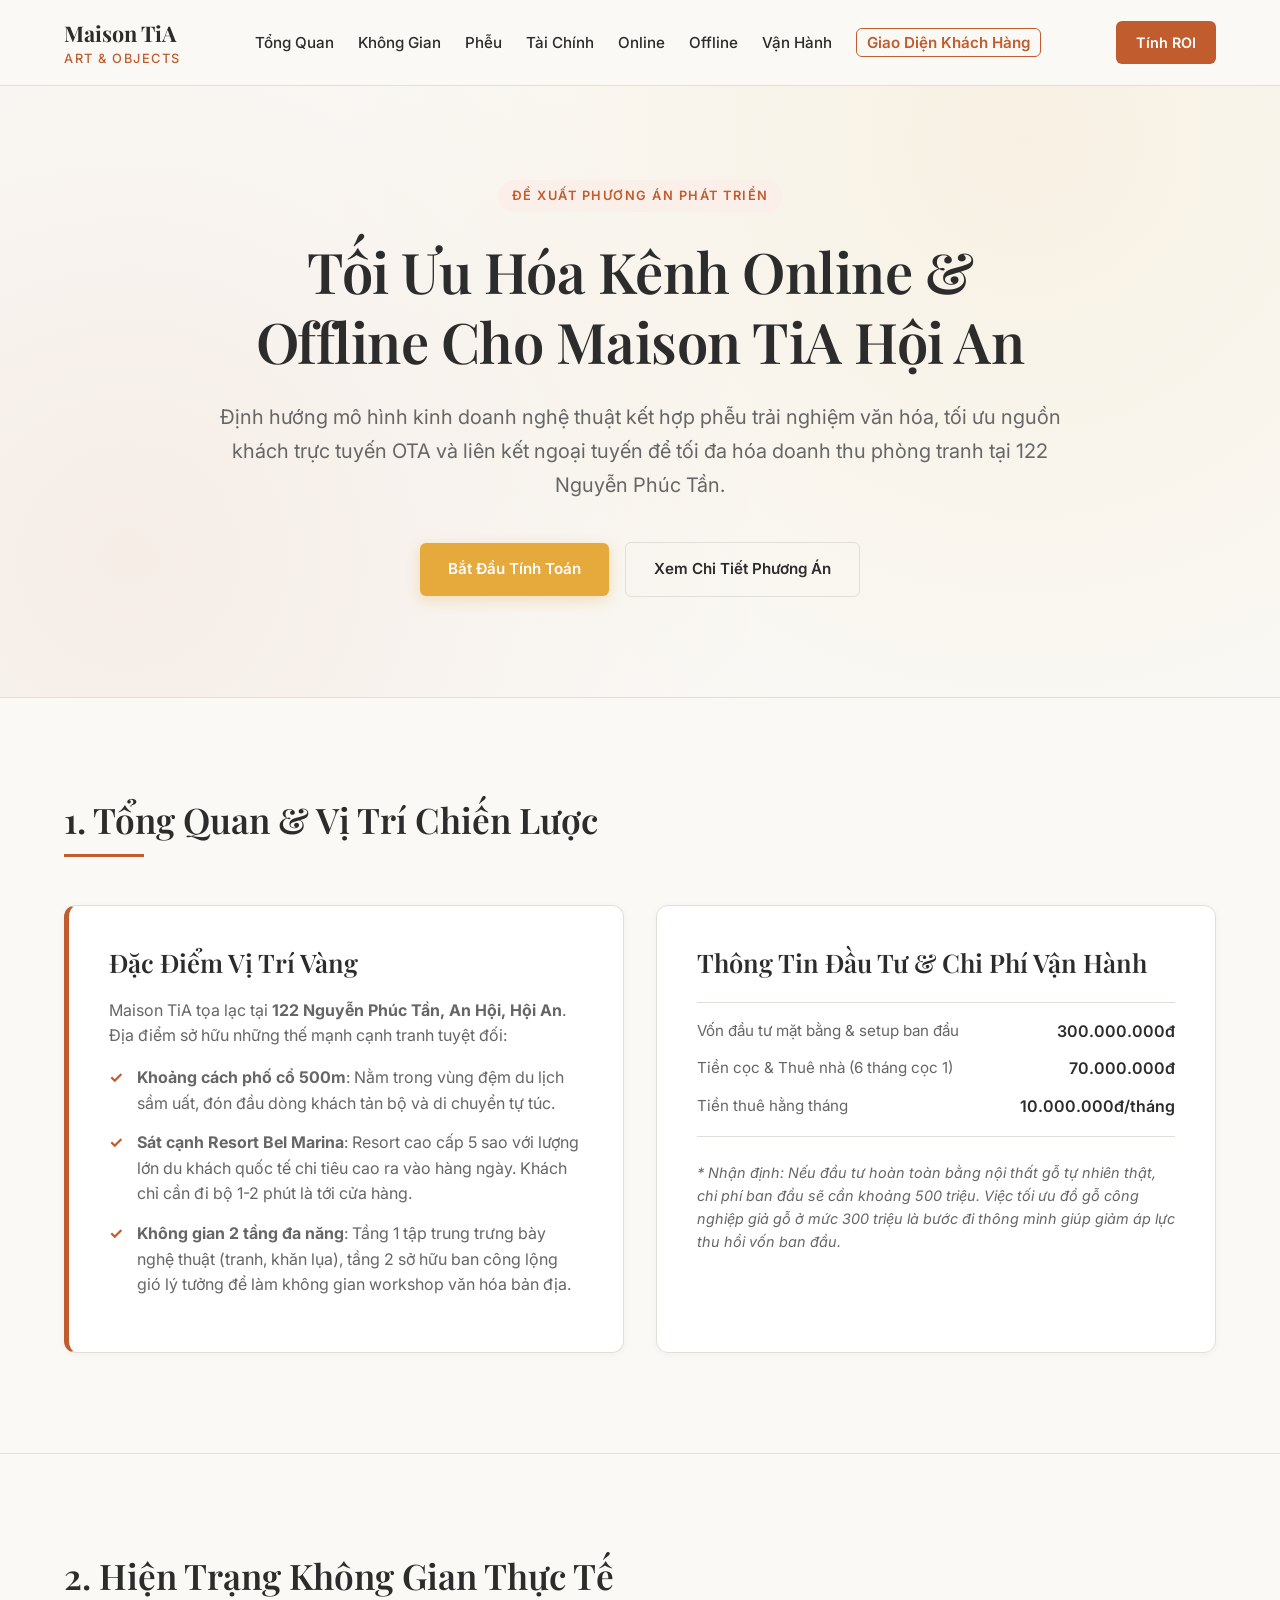
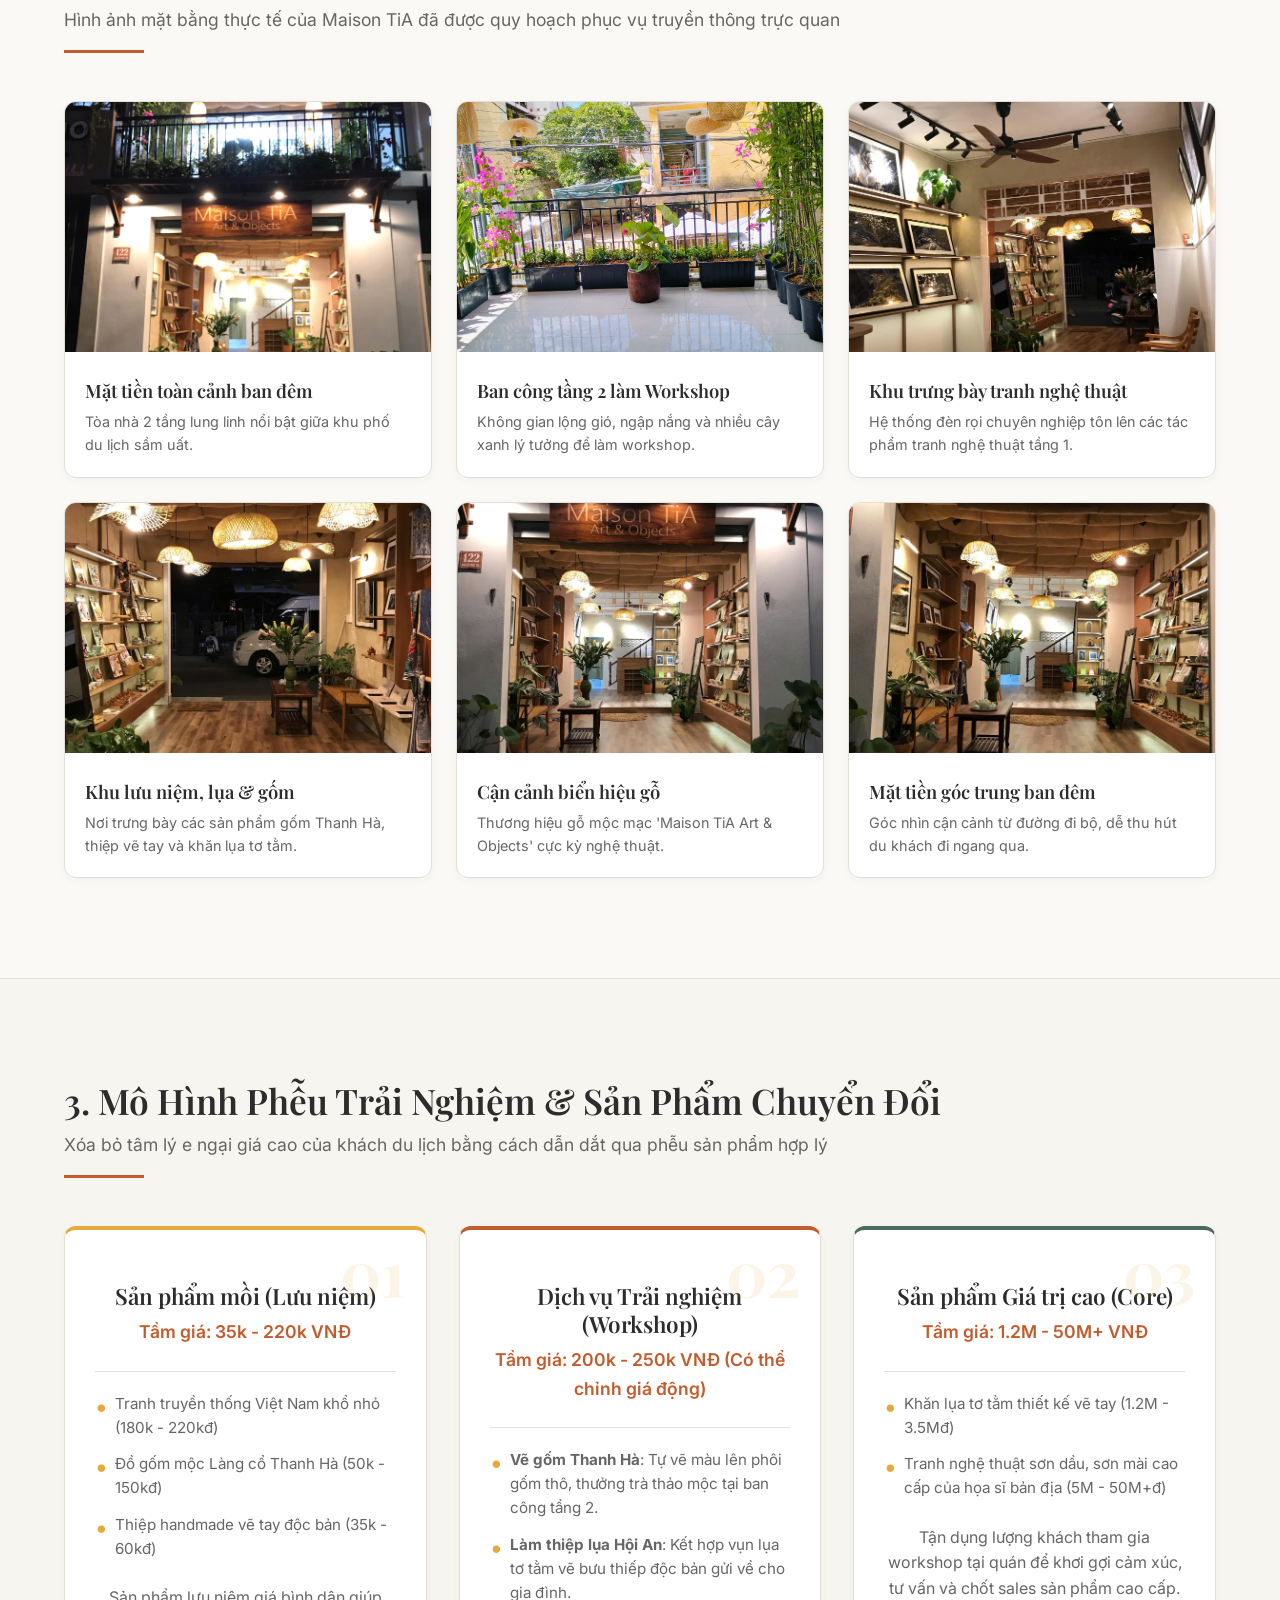
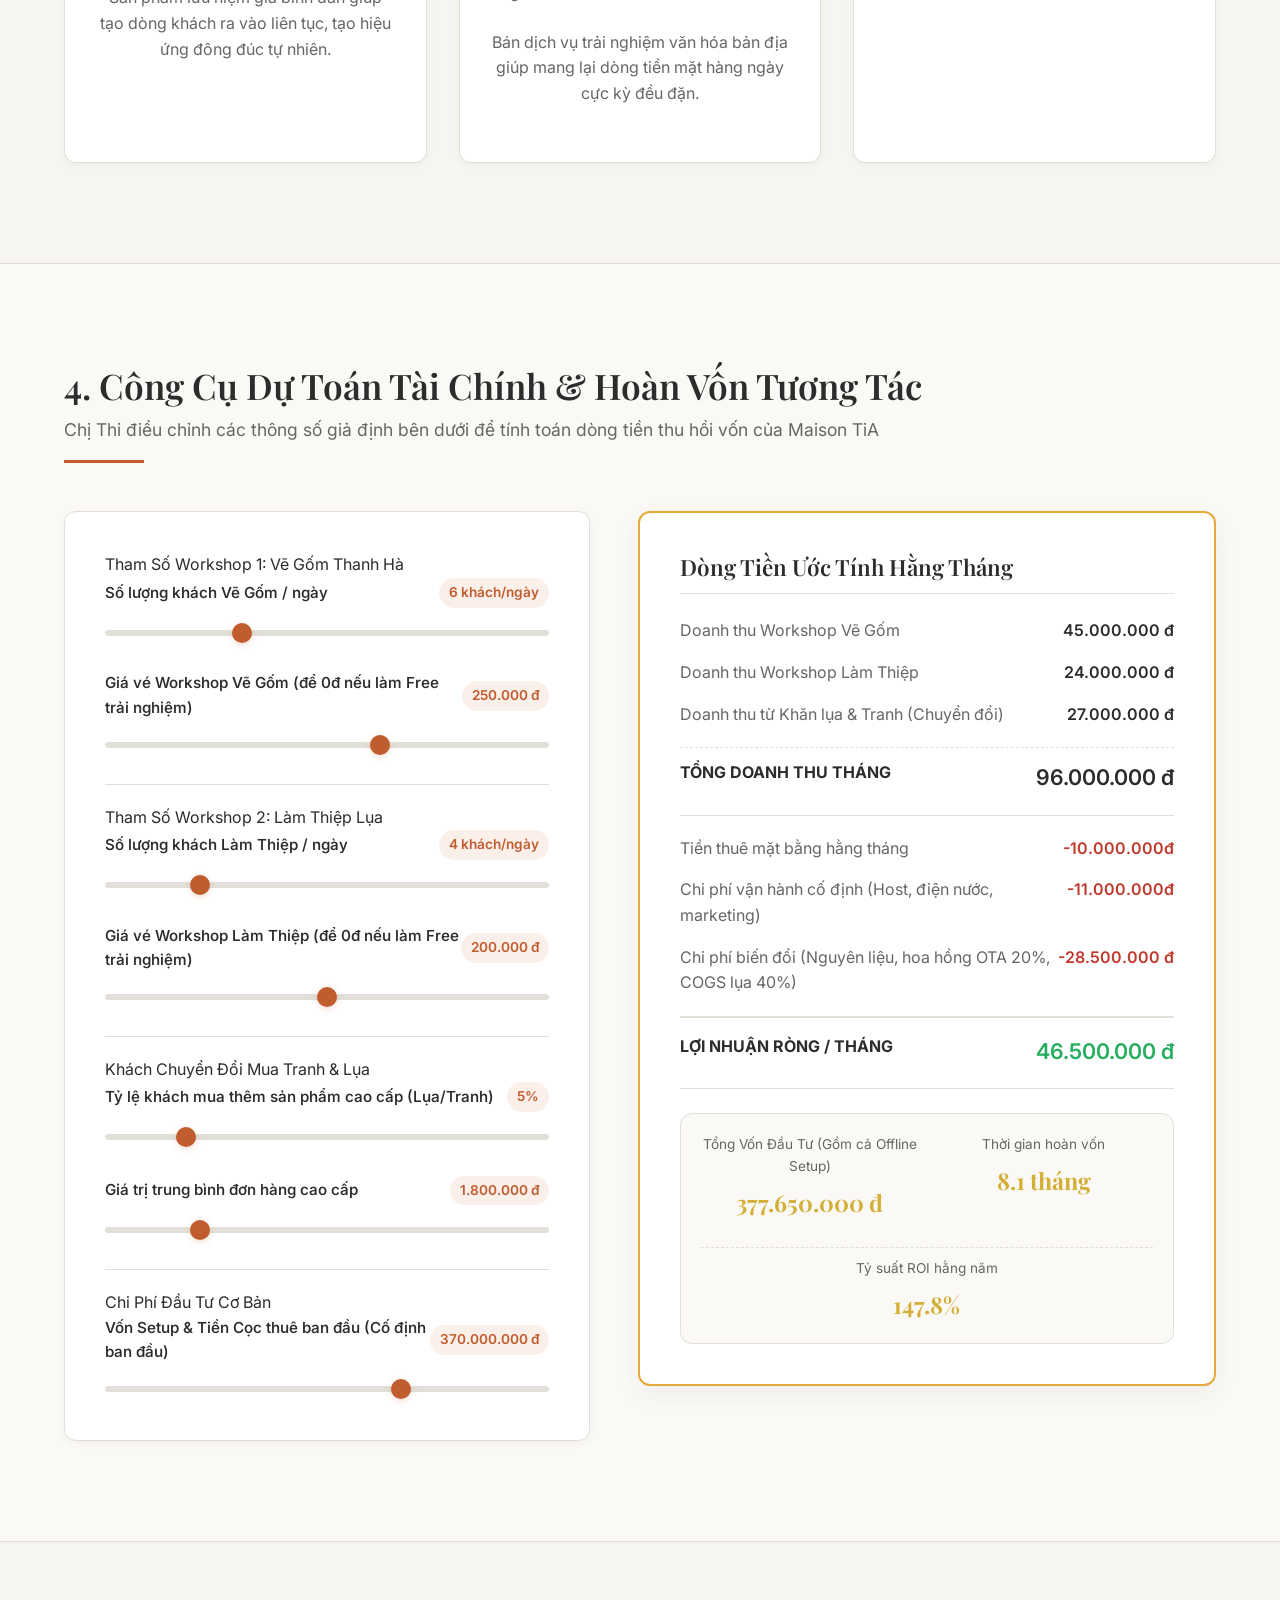
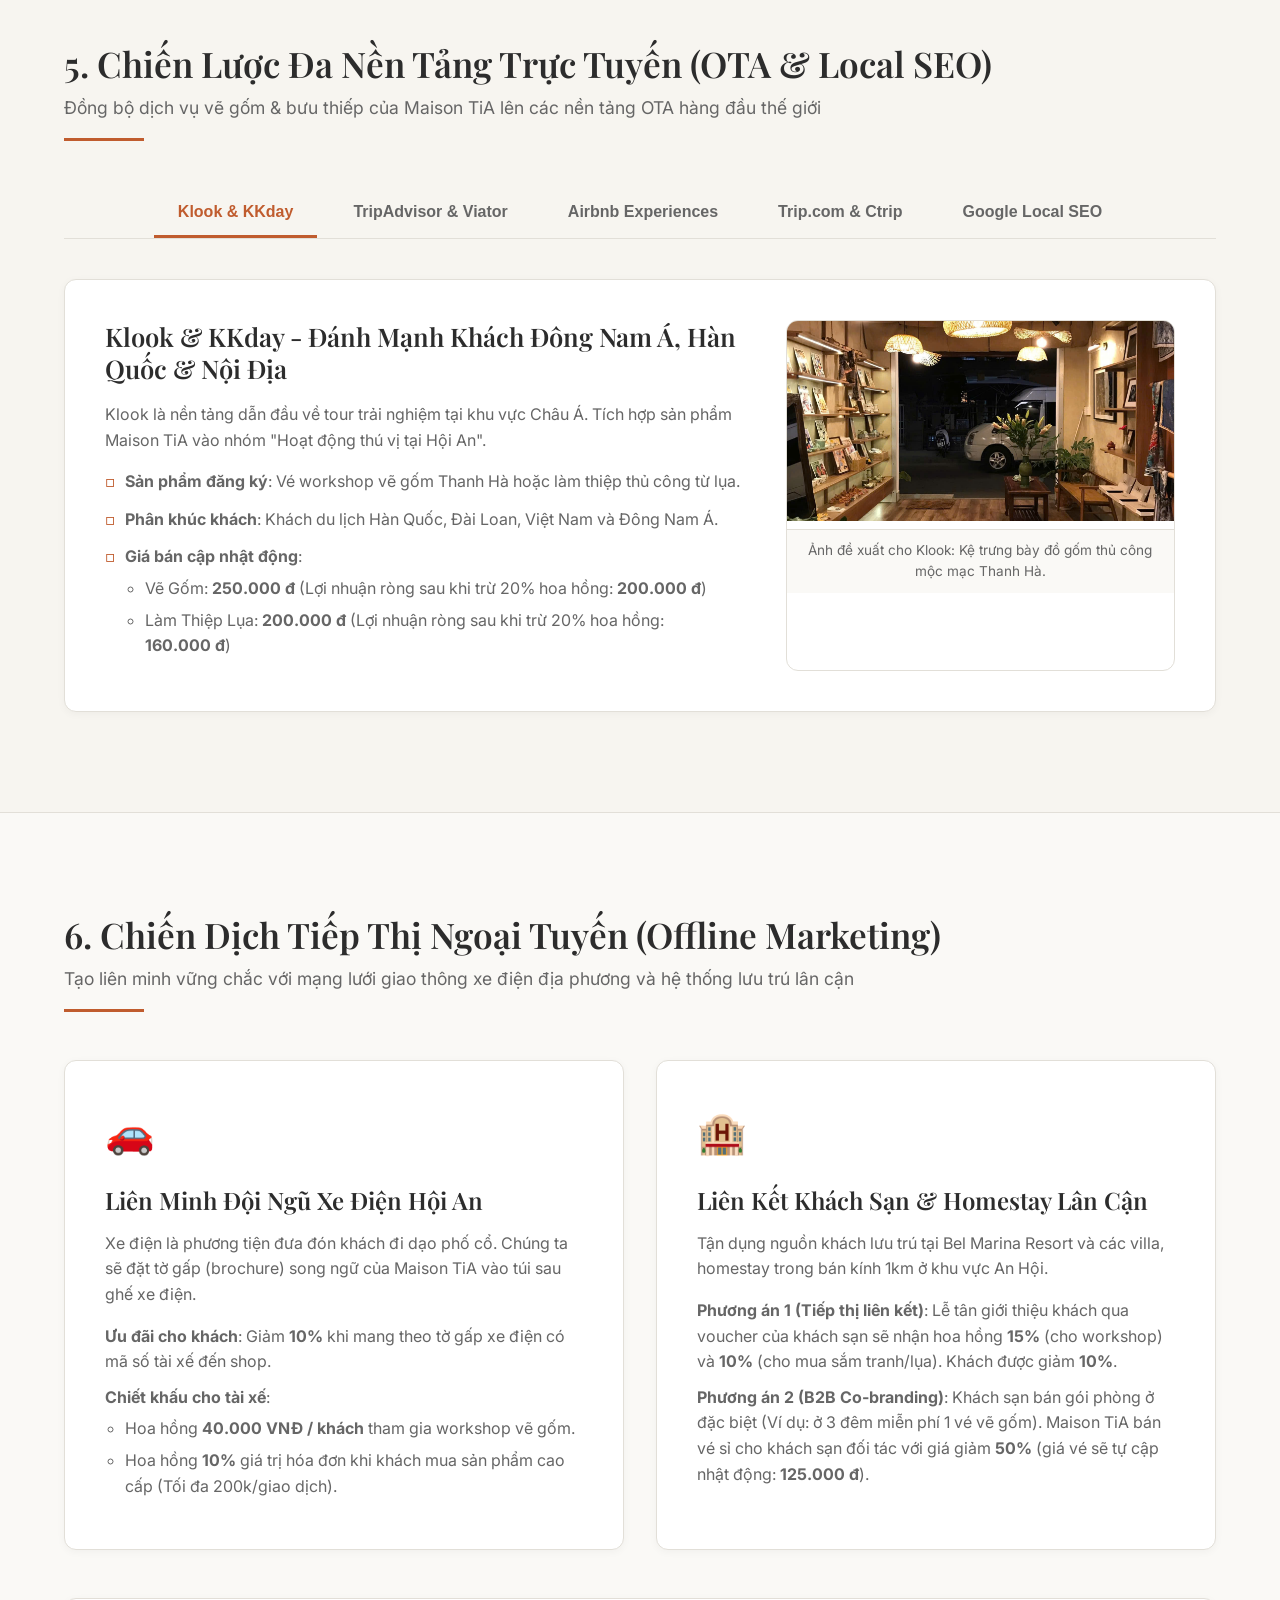
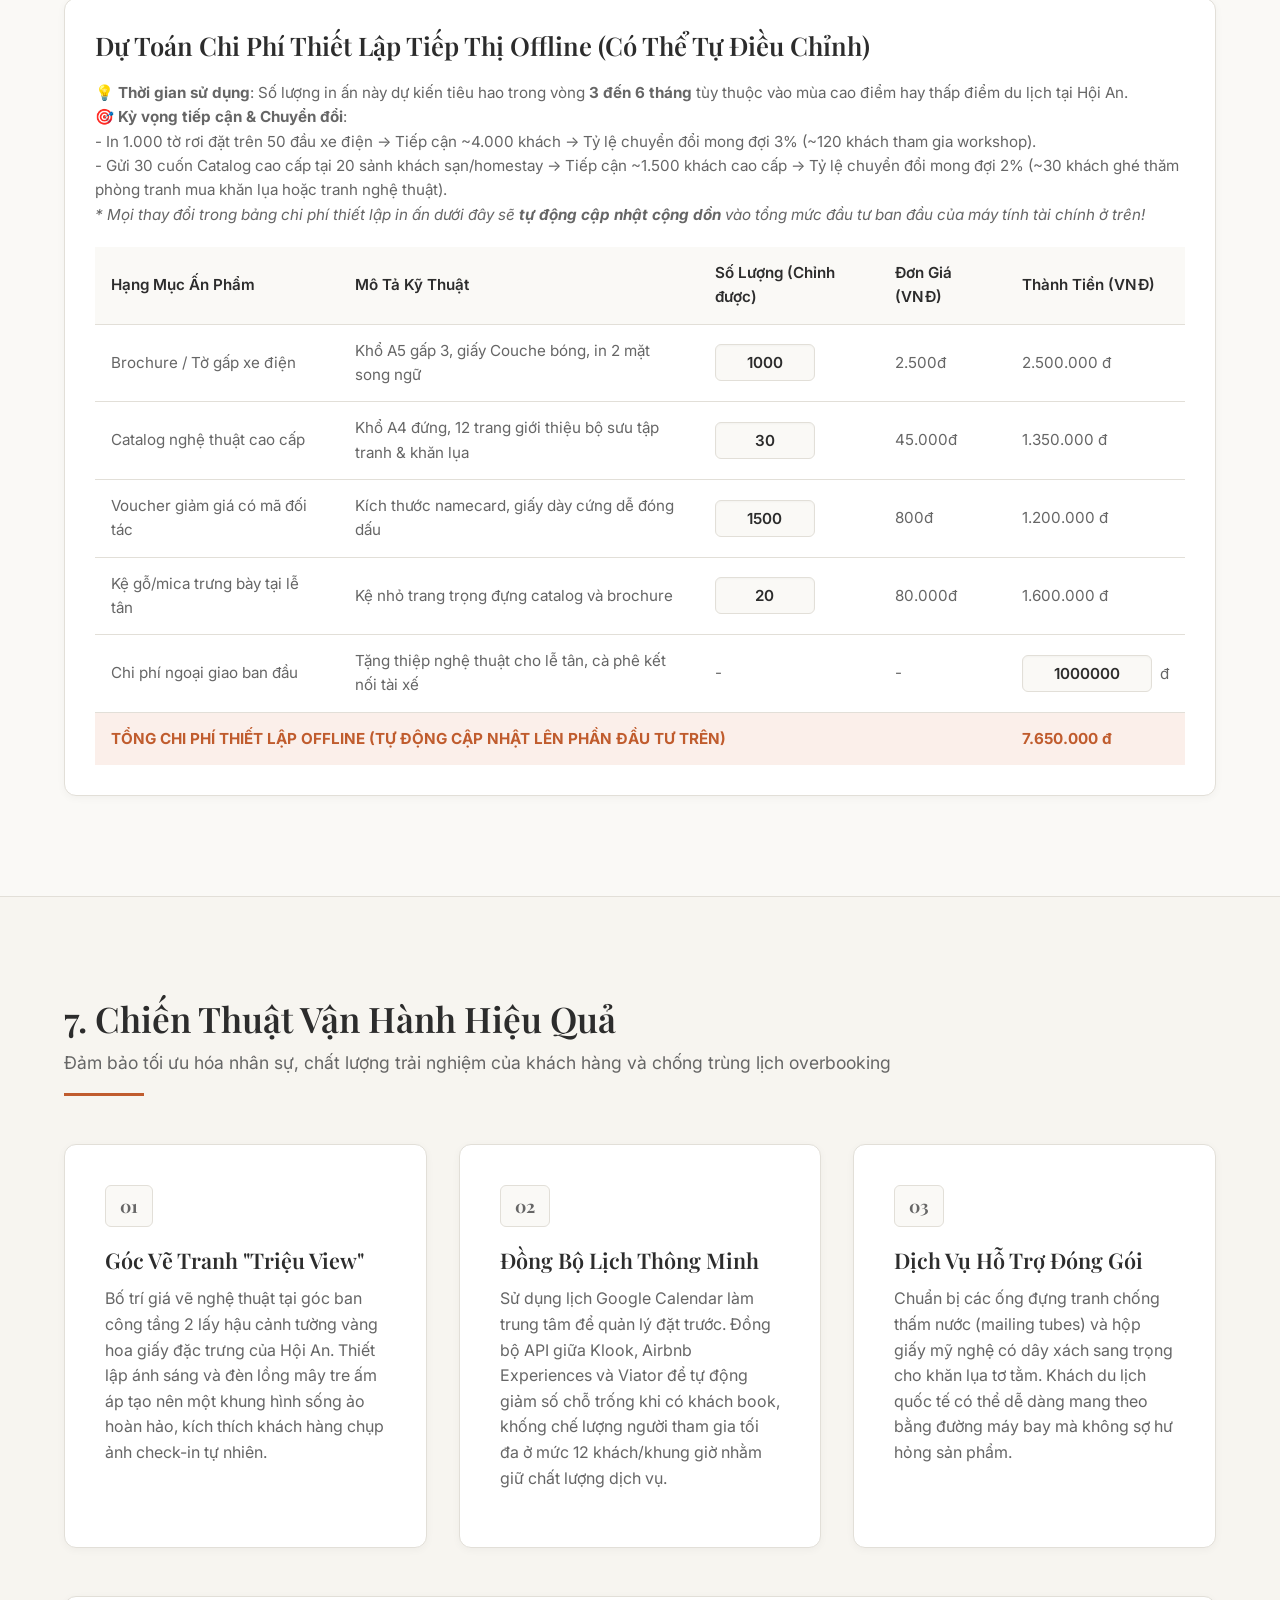
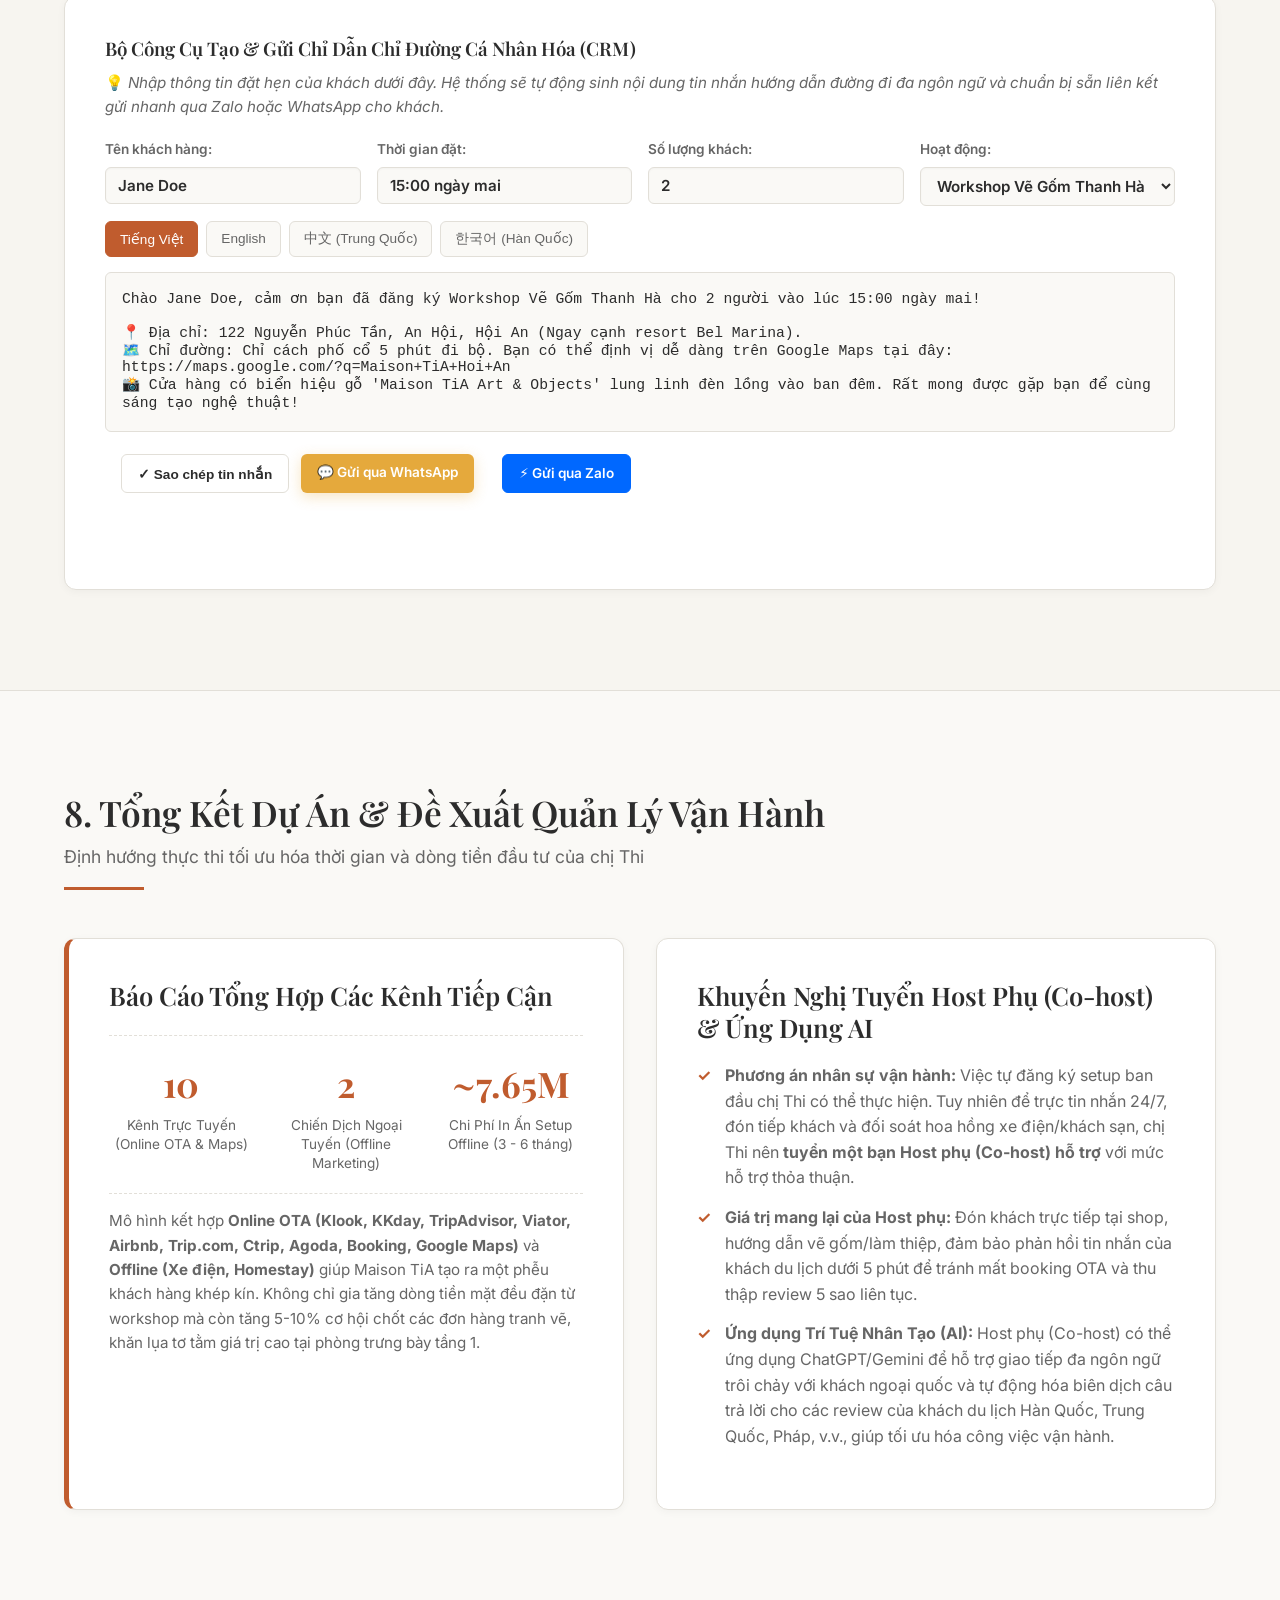
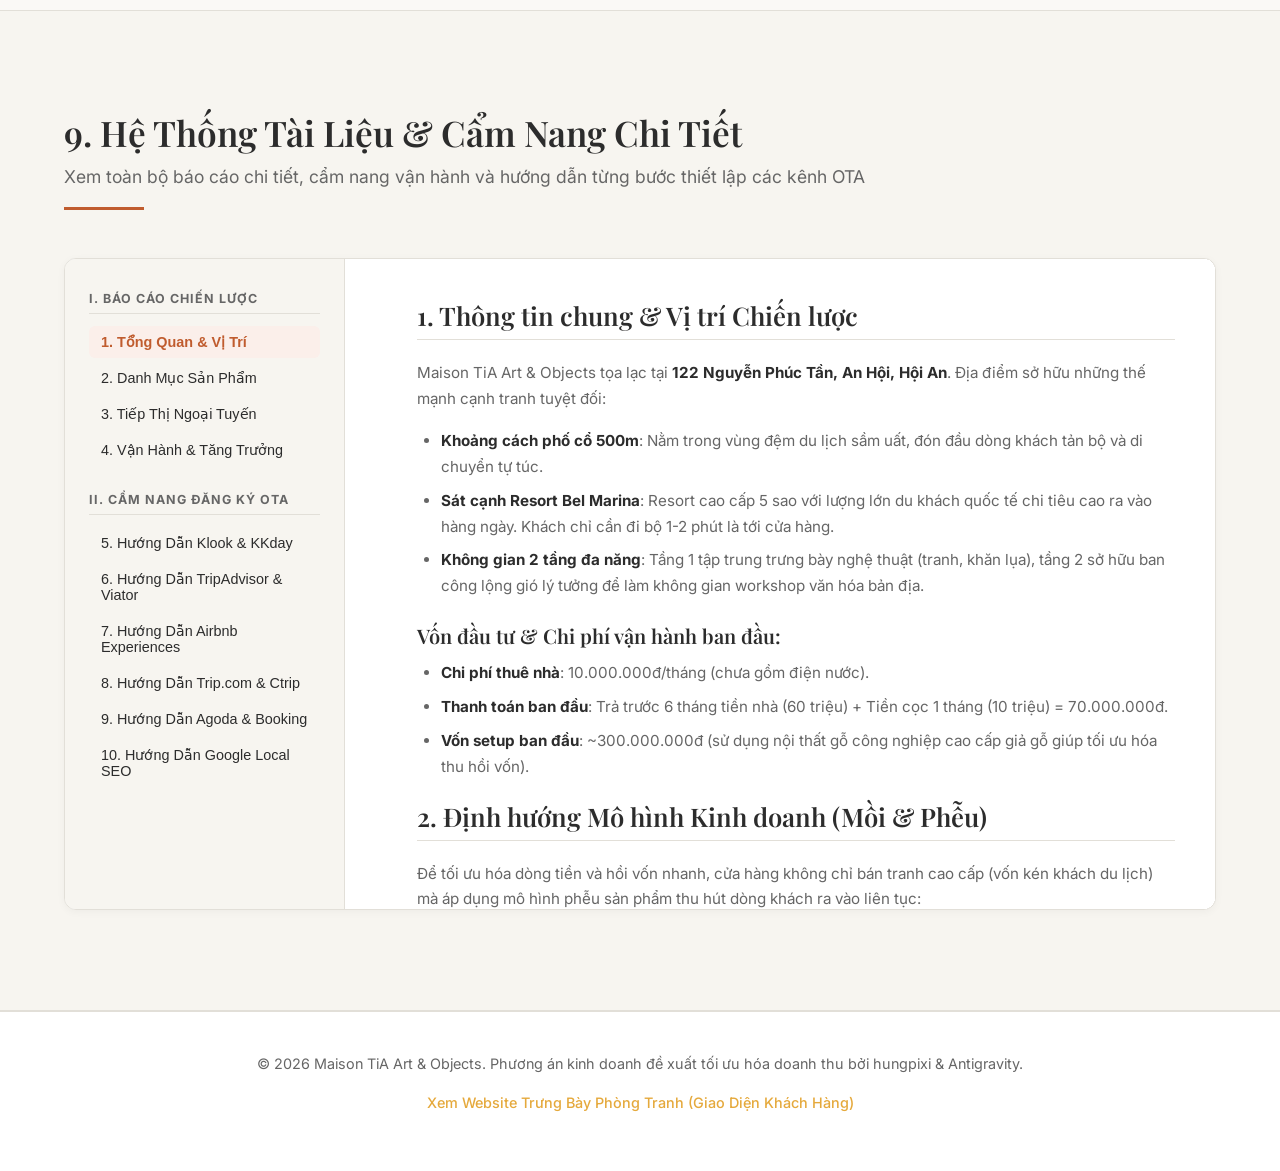
<file: index.html>
<!DOCTYPE html>
<html lang="vi">
<head>
    <meta charset="UTF-8">
    <meta name="viewport" content="width=device-width, initial-scale=1.0">
    <title>Maison TiA - Đề Xuất Phương Án Kinh Doanh & Tối Ưu Vận Hành</title>
    <link rel="preconnect" href="https://fonts.googleapis.com">
    <link rel="preconnect" href="https://fonts.gstatic.com" crossorigin>
    <link href="https://fonts.googleapis.com/css2?family=Inter:wght@300;400;500;600;700&family=Playfair+Display:ital,wght@0,400;0,600;0,700;1,400&display=swap" rel="stylesheet">
    <link rel="stylesheet" href="style.css?v=2.0">
    <link rel="icon" type="image/png" href="assets/storefront/storefront_night_close.jpg">
</head>
<body>
    <!-- Navigation Bar -->
    <nav class="navbar">
        <div class="nav-container">
            <a href="#" class="logo">Maison TiA <span>Art & Objects</span></a>
            <ul class="nav-links">
                <li><a href="#overview">Tổng Quan</a></li>
                <li><a href="#gallery">Không Gian</a></li>
                <li><a href="#funnel">Phễu</a></li>
                <li><a href="#financial">Tài Chính</a></li>
                <li><a href="#online">Online</a></li>
                <li><a href="#offline">Offline</a></li>
                <li><a href="#operations">Vận Hành</a></li>
                <li><a href="gallery.html" target="_blank" style="color: var(--color-terracotta); font-weight: 600; border: 1.5px solid var(--color-terracotta); padding: 4px 10px; border-radius: 6px; transition: var(--transition);">Giao Diện Khách Hàng</a></li>
            </ul>
            <a href="#financial" class="btn-cta">Tính ROI</a>
        </div>
    </nav>

    <!-- Hero Section -->
    <header class="hero">
        <div class="hero-content">
            <span class="badge">ĐỀ XUẤT PHƯƠNG ÁN PHÁT TRIỂN</span>
            <h1>Tối Ưu Hóa Kênh Online & Offline Cho Maison TiA Hội An</h1>
            <p class="hero-desc">Định hướng mô hình kinh doanh nghệ thuật kết hợp phễu trải nghiệm văn hóa, tối ưu nguồn khách trực tuyến OTA và liên kết ngoại tuyến để tối đa hóa doanh thu phòng tranh tại 122 Nguyễn Phúc Tần.</p>
            <div class="hero-actions">
                <a href="#financial" class="btn btn-primary">Bắt Đầu Tính Toán</a>
                <a href="#overview" class="btn btn-secondary">Xem Chi Tiết Phương Án</a>
            </div>
        </div>
    </header>

    <!-- Overview Section -->
    <section id="overview" class="section overview-section">
        <div class="container">
            <div class="section-header">
                <h2>1. Tổng Quan & Vị Trí Chiến Lược</h2>
                <div class="divider"></div>
            </div>
            <div class="grid grid-2">
                <div class="card card-accent">
                    <h3>Đặc Điểm Vị Trí Vàng</h3>
                    <p>Maison TiA tọa lạc tại <strong>122 Nguyễn Phúc Tần, An Hội, Hội An</strong>. Địa điểm sở hữu những thế mạnh cạnh tranh tuyệt đối:</p>
                    <ul class="check-list">
                        <li><strong>Khoảng cách phố cổ 500m</strong>: Nằm trong vùng đệm du lịch sầm uất, đón đầu dòng khách tản bộ và di chuyển tự túc.</li>
                        <li><strong>Sát cạnh Resort Bel Marina</strong>: Resort cao cấp 5 sao với lượng lớn du khách quốc tế chi tiêu cao ra vào hàng ngày. Khách chỉ cần đi bộ 1-2 phút là tới cửa hàng.</li>
                        <li><strong>Không gian 2 tầng đa năng</strong>: Tầng 1 tập trung trưng bày nghệ thuật (tranh, khăn lụa), tầng 2 sở hữu ban công lộng gió lý tưởng để làm không gian workshop văn hóa bản địa.</li>
                    </ul>
                </div>
                <div class="card">
                    <h3>Thông Tin Đầu Tư & Chi Phí Vận Hành</h3>
                    <div class="financial-brief">
                        <div class="brief-item">
                            <span class="label">Vốn đầu tư mặt bằng & setup ban đầu</span>
                            <span class="value">300.000.000đ</span>
                        </div>
                        <div class="brief-item">
                            <span class="label">Tiền cọc & Thuê nhà (6 tháng cọc 1)</span>
                            <span class="value">70.000.000đ</span>
                        </div>
                        <div class="brief-item">
                            <span class="label">Tiền thuê hằng tháng</span>
                            <span class="value">10.000.000đ/tháng</span>
                        </div>
                    </div>
                    <p class="card-note"><em>* Nhận định: Nếu đầu tư hoàn toàn bằng nội thất gỗ tự nhiên thật, chi phí ban đầu sẽ cần khoảng 500 triệu. Việc tối ưu đồ gỗ công nghiệp giả gỗ ở mức 300 triệu là bước đi thông minh giúp giảm áp lực thu hồi vốn ban đầu.</em></p>
                </div>
            </div>
        </div>
    </section>

    <!-- Gallery Section -->
    <section id="gallery" class="section gallery-section">
        <div class="container">
            <div class="section-header">
                <h2>2. Hiện Trạng Không Gian Thực Tế</h2>
                <p class="section-subtitle">Hình ảnh mặt bằng thực tế của Maison TiA đã được quy hoạch phục vụ truyền thông trực quan</p>
                <div class="divider"></div>
            </div>
            
            <div class="gallery-grid">
                <div class="gallery-item">
                    <img src="assets/storefront/storefront_night_full.jpg" alt="Mặt tiền toàn cảnh ban đêm">
                    <div class="gallery-info">
                        <h4>Mặt tiền toàn cảnh ban đêm</h4>
                        <p>Tòa nhà 2 tầng lung linh nổi bật giữa khu phố du lịch sầm uất.</p>
                    </div>
                </div>
                <div class="gallery-item">
                    <img src="assets/storefront/balcony_terrace_day.jpg" alt="Ban công tầng 2 làm Workshop">
                    <div class="gallery-info">
                        <h4>Ban công tầng 2 làm Workshop</h4>
                        <p>Không gian lộng gió, ngập nắng và nhiều cây xanh lý tưởng để làm workshop.</p>
                    </div>
                </div>
                <div class="gallery-item">
                    <img src="assets/storefront/gallery_interior_paintings.jpg" alt="Khu trưng bày tranh nghệ thuật">
                    <div class="gallery-info">
                        <h4>Khu trưng bày tranh nghệ thuật</h4>
                        <p>Hệ thống đèn rọi chuyên nghiệp tôn lên các tác phẩm tranh nghệ thuật tầng 1.</p>
                    </div>
                </div>
                <div class="gallery-item">
                    <img src="assets/storefront/gallery_interior_crafts.jpg" alt="Khu đồ lưu niệm, lụa và gốm">
                    <div class="gallery-info">
                        <h4>Khu lưu niệm, lụa & gốm</h4>
                        <p>Nơi trưng bày các sản phẩm gốm Thanh Hà, thiệp vẽ tay và khăn lụa tơ tằm.</p>
                    </div>
                </div>
                <div class="gallery-item">
                    <img src="assets/storefront/storefront_night_medium.jpg" alt="Cận cảnh biển hiệu gỗ">
                    <div class="gallery-info">
                        <h4>Cận cảnh biển hiệu gỗ</h4>
                        <p>Thương hiệu gỗ mộc mạc 'Maison TiA Art & Objects' cực kỳ nghệ thuật.</p>
                    </div>
                </div>
                <div class="gallery-item">
                    <img src="assets/storefront/storefront_night_close.jpg" alt="Mặt tiền góc trung">
                    <div class="gallery-info">
                        <h4>Mặt tiền góc trung ban đêm</h4>
                        <p>Góc nhìn cận cảnh từ đường đi bộ, dễ thu hút du khách đi ngang qua.</p>
                    </div>
                </div>
            </div>
        </div>
    </section>

    <!-- Funnel Model Section -->
    <section id="funnel" class="section funnel-section bg-light">
        <div class="container">
            <div class="section-header">
                <h2>3. Mô Hình Phễu Trải Nghiệm & Sản Phẩm Chuyển Đổi</h2>
                <p class="section-subtitle">Xóa bỏ tâm lý e ngại giá cao của khách du lịch bằng cách dẫn dắt qua phễu sản phẩm hợp lý</p>
                <div class="divider"></div>
            </div>
            
            <div class="grid grid-3">
                <div class="funnel-card step-1">
                    <div class="step-num">01</div>
                    <h3>Sản phẩm mồi (Lưu niệm)</h3>
                    <p class="price-range">Tầm giá: 35k - 220k VNĐ</p>
                    <ul class="funnel-list">
                        <li>Tranh truyền thống Việt Nam khổ nhỏ (180k - 220kđ)</li>
                        <li>Đồ gốm mộc Làng cổ Thanh Hà (50k - 150kđ)</li>
                        <li>Thiệp handmade vẽ tay độc bản (35k - 60kđ)</li>
                    </ul>
                    <p class="card-desc">Sản phẩm lưu niệm giá bình dân giúp tạo dòng khách ra vào liên tục, tạo hiệu ứng đông đúc tự nhiên.</p>
                </div>
                <div class="funnel-card step-2">
                    <div class="step-num">02</div>
                    <h3>Dịch vụ Trải nghiệm (Workshop)</h3>
                    <p class="price-range">Tầm giá: 200k - 250k VNĐ (Có thể chỉnh giá động)</p>
                    <ul class="funnel-list">
                        <li><strong>Vẽ gốm Thanh Hà</strong>: Tự vẽ màu lên phôi gốm thô, thưởng trà thảo mộc tại ban công tầng 2.</li>
                        <li><strong>Làm thiệp lụa Hội An</strong>: Kết hợp vụn lụa tơ tằm vẽ bưu thiếp độc bản gửi về cho gia đình.</li>
                    </ul>
                    <p class="card-desc">Bán dịch vụ trải nghiệm văn hóa bản địa giúp mang lại dòng tiền mặt hàng ngày cực kỳ đều đặn.</p>
                </div>
                <div class="funnel-card step-3">
                    <div class="step-num">03</div>
                    <h3>Sản phẩm Giá trị cao (Core)</h3>
                    <p class="price-range">Tầm giá: 1.2M - 50M+ VNĐ</p>
                    <ul class="funnel-list">
                        <li>Khăn lụa tơ tằm thiết kế vẽ tay (1.2M - 3.5Mđ)</li>
                        <li>Tranh nghệ thuật sơn dầu, sơn mài cao cấp của họa sĩ bản địa (5M - 50M+đ)</li>
                    </ul>
                    <p class="card-desc">Tận dụng lượng khách tham gia workshop tại quán để khơi gợi cảm xúc, tư vấn và chốt sales sản phẩm cao cấp.</p>
                </div>
            </div>
        </div>
    </section>

    <!-- Financial Simulator Section -->
    <section id="financial" class="section financial-section">
        <div class="container">
            <div class="section-header">
                <h2>4. Công Cụ Dự Toán Tài Chính & Hoàn Vốn Tương Tác</h2>
                <p class="section-subtitle">Chị Thi điều chỉnh các thông số giả định bên dưới để tính toán dòng tiền thu hồi vốn của Maison TiA</p>
                <div class="divider"></div>
            </div>

            <div class="financial-calculator-grid">
                <!-- Input Sliders -->
                <div class="calculator-inputs">
                    <div class="input-title">Tham Số Workshop 1: Vẽ Gốm Thanh Hà</div>
                    
                    <div class="input-group">
                        <div class="input-header">
                            <label for="slider-guests-pottery">Số lượng khách Vẽ Gốm / ngày</label>
                            <span id="val-guests-pottery" class="badge-value">6 khách</span>
                        </div>
                        <input type="range" id="slider-guests-pottery" min="0" max="20" value="6" step="1">
                    </div>

                    <div class="input-group">
                        <div class="input-header">
                            <label for="slider-ticket-pottery">Giá vé Workshop Vẽ Gốm (để 0đ nếu làm Free trải nghiệm)</label>
                            <span id="val-ticket-pottery" class="badge-value">250.000đ</span>
                        </div>
                        <input type="range" id="slider-ticket-pottery" min="0" max="400000" value="250000" step="10000">
                    </div>

                    <hr class="input-separator">

                    <div class="input-title">Tham Số Workshop 2: Làm Thiệp Lụa</div>

                    <div class="input-group">
                        <div class="input-header">
                            <label for="slider-guests-silk">Số lượng khách Làm Thiệp / ngày</label>
                            <span id="val-guests-silk" class="badge-value">4 khách</span>
                        </div>
                        <input type="range" id="slider-guests-silk" min="0" max="20" value="4" step="1">
                    </div>

                    <div class="input-group">
                        <div class="input-header">
                            <label for="slider-ticket-silk">Giá vé Workshop Làm Thiệp (để 0đ nếu làm Free trải nghiệm)</label>
                            <span id="val-ticket-silk" class="badge-value">200.000đ</span>
                        </div>
                        <input type="range" id="slider-ticket-silk" min="0" max="400000" value="200000" step="10000">
                    </div>

                    <hr class="input-separator">

                    <div class="input-title">Khách Chuyển Đổi Mua Tranh & Lụa</div>

                    <div class="input-group">
                        <div class="input-header">
                            <label for="slider-conversion">Tỷ lệ khách mua thêm sản phẩm cao cấp (Lụa/Tranh)</label>
                            <span id="val-conversion" class="badge-value">5%</span>
                        </div>
                        <input type="range" id="slider-conversion" min="0" max="30" value="5" step="1">
                    </div>

                    <div class="input-group">
                        <div class="input-header">
                            <label for="slider-itemval">Giá trị trung bình đơn hàng cao cấp</label>
                            <span id="val-itemval" class="badge-value">1.800.000đ</span>
                        </div>
                        <input type="range" id="slider-itemval" min="1000000" max="5000000" value="1800000" step="100000">
                    </div>

                    <hr class="input-separator">

                    <div class="input-title">Chi Phí Đầu Tư Cơ Bản</div>

                    <div class="input-group">
                        <div class="input-header">
                            <label for="slider-investment">Vốn Setup & Tiền Cọc thuê ban đầu (Cố định ban đầu)</label>
                            <span id="val-investment" class="badge-value">370.000.000đ</span>
                        </div>
                        <input type="range" id="slider-investment" min="100000000" max="500000000" value="370000000" step="10000000">
                    </div>
                </div>

                <!-- Outputs Panel -->
                <div class="calculator-outputs">
                    <div class="output-card">
                        <h3>Dòng Tiền Ước Tính Hằng Tháng</h3>
                        
                        <div class="result-row">
                            <span>Doanh thu Workshop Vẽ Gốm</span>
                            <span id="result-rev-pottery" class="result-number">45.000.000đ</span>
                        </div>
                        <div class="result-row">
                            <span>Doanh thu Workshop Làm Thiệp</span>
                            <span id="result-rev-silk" class="result-number">24.000.000đ</span>
                        </div>
                        <div class="result-row">
                            <span>Doanh thu từ Khăn lụa & Tranh (Chuyển đổi)</span>
                            <span id="result-rev-upsell" class="result-number">27.000.000đ</span>
                        </div>
                        <div class="result-row highlight">
                            <span>TỔNG DOANH THU THÁNG</span>
                            <span id="result-rev-total" class="result-number font-large">96.000.000đ</span>
                        </div>

                        <hr>

                        <div class="result-row">
                            <span>Tiền thuê mặt bằng hằng tháng</span>
                            <span class="result-number text-red">-10.000.000đ</span>
                        </div>
                        <div class="result-row">
                            <span>Chi phí vận hành cố định (Host, điện nước, marketing)</span>
                            <span class="result-number text-red">-11.000.000đ</span>
                        </div>
                        <div class="result-row">
                            <span>Chi phí biến đổi (Nguyên liệu, hoa hồng OTA 20%, COGS lụa 40%)</span>
                            <span id="result-cost-variable" class="result-number text-red">-27.300.000đ</span>
                        </div>
                        <div class="result-row highlight profit">
                            <span>LỢI NHUẬN RÒNG / THÁNG</span>
                            <span id="result-profit" class="result-number font-large text-green">47.700.000đ</span>
                        </div>

                        <hr>

                        <div class="roi-card">
                            <div class="roi-item">
                                <span class="roi-label">Tổng Vốn Đầu Tư (Gồm cả Offline Setup)</span>
                                <span id="result-total-investment-calc" class="roi-value text-gold">377.650.000đ</span>
                            </div>
                            <div class="roi-item">
                                <span class="roi-label">Thời gian hoàn vốn</span>
                                <span id="result-payback" class="roi-value text-gold">7.9 tháng</span>
                            </div>
                            <div class="roi-item" style="grid-column: span 2; margin-top: 10px; border-top: 1px dashed var(--border-color); padding-top: 10px;">
                                <span class="roi-label">Tỷ suất ROI hằng năm</span>
                                <span id="result-roi" class="roi-value text-gold">151.6%</span>
                            </div>
                        </div>
                    </div>
                </div>
            </div>
        </div>
    </section>

    <!-- Online Listing Section -->
    <section id="online" class="section online-section bg-light">
        <div class="container">
            <div class="section-header">
                <h2>5. Chiến Lược Đa Nền Tảng Trực Tuyến (OTA & Local SEO)</h2>
                <p class="section-subtitle">Đồng bộ dịch vụ vẽ gốm & bưu thiếp của Maison TiA lên các nền tảng OTA hàng đầu thế giới</p>
                <div class="divider"></div>
            </div>

            <!-- Tabs Navigation -->
            <div class="tabs">
                <button class="tab-btn active" onclick="openTab(event, 'klook')">Klook & KKday</button>
                <button class="tab-btn" onclick="openTab(event, 'tripadvisor')">TripAdvisor & Viator</button>
                <button class="tab-btn" onclick="openTab(event, 'airbnb')">Airbnb Experiences</button>
                <button class="tab-btn" onclick="openTab(event, 'tripcom')">Trip.com & Ctrip</button>
                <button class="tab-btn" onclick="openTab(event, 'gmaps')">Google Local SEO</button>
            </div>

            <!-- Tab Contents -->
            <div id="klook" class="tab-content active">
                <div class="grid grid-2-1">
                    <div>
                        <h3>Klook & KKday - Đánh Mạnh Khách Đông Nam Á, Hàn Quốc & Nội Địa</h3>
                        <p>Klook là nền tảng dẫn đầu về tour trải nghiệm tại khu vực Châu Á. Tích hợp sản phẩm Maison TiA vào nhóm "Hoạt động thú vị tại Hội An".</p>
                        <ul class="list-bullet">
                            <li><strong>Sản phẩm đăng ký</strong>: Vé workshop vẽ gốm Thanh Hà hoặc làm thiệp thủ công từ lụa.</li>
                            <li><strong>Phân khúc khách</strong>: Khách du lịch Hàn Quốc, Đài Loan, Việt Nam và Đông Nam Á.</li>
                            <li><strong>Giá bán cập nhật động</strong>: 
                              <ul>
                                <li>Vẽ Gốm: <strong class="dynamic-price-pottery">250.000đ</strong> (Lợi nhuận ròng sau khi trừ 20% hoa hồng: <strong class="net-price-pottery">200.000đ</strong>)</li>
                                <li>Làm Thiệp Lụa: <strong class="dynamic-price-silk">200.000đ</strong> (Lợi nhuận ròng sau khi trừ 20% hoa hồng: <strong class="net-price-silk">160.000đ</strong>)</li>
                              </ul>
                            </li>
                        </ul>
                    </div>
                    <div class="tab-img-card">
                        <img src="assets/storefront/gallery_interior_crafts.jpg" alt="Gian trưng bày gốm mộc">
                        <p class="caption">Ảnh đề xuất cho Klook: Kệ trưng bày đồ gốm thủ công mộc mạc Thanh Hà.</p>
                    </div>
                </div>
            </div>

            <div id="tripadvisor" class="tab-content">
                <div class="grid grid-2-1">
                    <div>
                        <h3>TripAdvisor & Viator - Tiếp Cận Khách Âu Mỹ, Úc</h3>
                        <p>Khách du lịch phương Tây luôn kiểm tra TripAdvisor trước khi đặt chân tới bất kỳ studio nghệ thuật nào tại Đông Nam Á.</p>
                        <ul class="list-bullet">
                            <li><strong>TripAdvisor Listing (Free)</strong>: Đăng ký phòng trưng bày (Art Gallery) và tích cực thu thập review 5 sao từ khách ghé thăm bằng cách tặng quà lưu niệm (thiệp nhỏ).</li>
                            <li><strong>Viator Listing (Paid)</strong>: Kênh bán vé trực tiếp cho khách Âu, Mỹ, Úc. Cài đặt tiêu đề chuẩn SEO: <em>"Authentic Thanh Ha Ceramic Painting & Art Gallery Workshop in Hoi An"</em>.</li>
                            <li><strong>Giá bán tương ứng (Viator)</strong>: <strong id="viator-usd-price">~10.0 USD</strong> (Tương đương <strong class="dynamic-price-pottery">250.000đ</strong>), hoa hồng Viator 20%.</li>
                        </ul>
                    </div>
                    <div class="tab-img-card">
                        <img src="assets/storefront/storefront_night_medium.jpg" alt="Mặt tiền góc trung ban đêm">
                        <p class="caption">Ảnh đề xuất cho TripAdvisor: Mặt tiền góc trung ban đêm làm nổi bật không gian Maison TiA.</p>
                    </div>
                </div>
            </div>

            <div id="airbnb" class="tab-content">
                <div class="grid grid-2-1">
                    <div>
                        <h3>Airbnb Experiences - Trải Nghiệm Kết Nối Chiều Sâu</h3>
                        <p>Khách du lịch Airbnb ưa thích sự cá nhân hóa, mong muốn giao lưu sâu với chủ nhà (host) địa phương.</p>
                        <ul class="list-bullet">
                            <li><strong>Tiêu đề đề xuất</strong>: <em>"Craft & Clay: Create Your Own Hoi An Souvenir on a Ceramic Terrace"</em>.</li>
                            <li><strong>Lộ trình thiết kế</strong>: 15 phút đầu giới thiệu về văn hóa gốm cổ truyền -> 15 phút tìm cảm hứng tại khu trưng bày lụa và tranh -> 75 phút trực tiếp vẽ gốm trên ban công -> 15 phút phủ bóng, đóng gói lưu niệm.</li>
                            <li><strong>Giá bán tương ứng</strong>: <strong class="dynamic-price-pottery">250.000đ</strong> (Airbnb thu 20% phí dịch vụ trải nghiệm).</li>
                        </ul>
                    </div>
                    <div class="tab-img-card">
                        <img src="assets/storefront/balcony_terrace_day.jpg" alt="Ban công tổ chức workshop">
                        <p class="caption">Ảnh đề xuất cho Airbnb: Không gian ban công tầng 2 thoáng đãng làm workshop.</p>
                    </div>
                </div>
            </div>

            <div id="tripcom" class="tab-content">
                <div class="grid grid-2-1">
                    <div>
                        <h3>Trip.com & Ctrip - Thu Hút Khách Đông Á & Trung Quốc</h3>
                        <p>Khách du lịch Trung Quốc trẻ tuổi (Gen Z) là phân khúc có sức mua sắm khăn lụa tơ tằm và đồ gốm trang trí rất lớn.</p>
                        <ul class="list-bullet">
                            <li><strong>Tiêu đề đề xuất</strong>: 会安传统手工陶艺绘画与艺术馆体验 (Trải nghiệm vẽ gốm truyền thống và tham quan phòng tranh tại Hội An).</li>
                            <li><strong>Giá bán quy đổi</strong>: <strong id="ctrip-rmb-price">~71 RMB</strong> (Tương đương <strong class="dynamic-price-pottery">250.000đ</strong>), hoa hồng 20%.</li>
                            <li><strong>Thiết lập nội dung</strong>: Nhấn mạnh vào yếu tố nghệ thuật, góc chụp ảnh lưu niệm sang chảnh (phù hợp thị hiếu chia sẻ mạng xã hội như XiaoHongShu - Tiểu Hồng Thư).</li>
                        </ul>
                    </div>
                    <div class="tab-img-card">
                        <img src="assets/storefront/gallery_interior_paintings.jpg" alt="Khu trưng bày tranh nghệ thuật">
                        <p class="caption">Ảnh đề xuất cho Trip.com: Phòng trưng bày tranh nghệ thuật sang trọng.</p>
                    </div>
                </div>
            </div>

            <div id="gmaps" class="tab-content">
                <div class="grid grid-2-1">
                    <div>
                        <h3>Google Business Profile - Tối Ưu Local SEO Lấy Khách Vãng Lai</h3>
                        <p>Google Maps là vũ khí hàng đầu để lấy lượng khách đang đi dạo hoặc lưu trú ngay sát cạnh resort Bel Marina.</p>
                        <ul class="list-bullet">
                            <li><strong>Tên chuẩn SEO</strong>: <em>Maison TiA - Art & Objects Hoi An (Gallery & Souvenirs)</em>.</li>
                            <li><strong>Tối ưu từ khóa</strong>: Ghi đầy đủ các danh mục bao gồm: Art gallery, Gift shop, Tourist attraction, Art studio.</li>
                            <li><strong>Động lực thúc đẩy review</strong>: Đặt mã QR dẫn thẳng tới mục đánh giá tại quầy lễ tân. Tặng ngay 01 tấm thiệp vẽ tay hoặc giảm giá 5% hóa đơn đồ lưu niệm cho mỗi review 5 sao kèm hình ảnh thực tế.</li>
                        </ul>
                    </div>
                    <div class="tab-img-card">
                        <img src="assets/storefront/storefront_night_full.jpg" alt="Mặt tiền tòa nhà ban đêm">
                        <p class="caption">Ảnh đề xuất cho Google Maps: Toàn cảnh mặt tiền 2 tầng giúp khách dễ nhận diện ngoài đời.</p>
                    </div>
                </div>
            </div>

        </div>
    </section>

    <!-- Offline Marketing Section -->
    <section id="offline" class="section offline-section">
        <div class="container">
            <div class="section-header">
                <h2>6. Chiến Dịch Tiếp Thị Ngoại Tuyến (Offline Marketing)</h2>
                <p class="section-subtitle">Tạo liên minh vững chắc với mạng lưới giao thông xe điện địa phương và hệ thống lưu trú lân cận</p>
                <div class="divider"></div>
            </div>

            <div class="grid grid-2">
                <!-- Xe Dien Buggy -->
                <div class="offline-card">
                    <div class="offline-icon">🚗</div>
                    <h3>Liên Minh Đội Ngũ Xe Điện Hội An</h3>
                    <p>Xe điện là phương tiện đưa đón khách đi dạo phố cổ. Chúng ta sẽ đặt tờ gấp (brochure) song ngữ của Maison TiA vào túi sau ghế xe điện.</p>
                    <ul class="offline-list">
                        <li><strong>Ưu đãi cho khách</strong>: Giảm <strong>10%</strong> khi mang theo tờ gấp xe điện có mã số tài xế đến shop.</li>
                        <li><strong>Chiết khấu cho tài xế</strong>:
                            <ul>
                                <li>Hoa hồng <strong>40.000 VNĐ / khách</strong> tham gia workshop vẽ gốm.</li>
                                <li>Hoa hồng <strong>10%</strong> giá trị hóa đơn khi khách mua sản phẩm cao cấp (Tối đa 200k/giao dịch).</li>
                            </ul>
                        </li>
                    </ul>
                </div>

                <!-- Hotels & Homestays -->
                <div class="offline-card">
                    <div class="offline-icon">🏨</div>
                    <h3>Liên Kết Khách Sạn & Homestay Lân Cận</h3>
                    <p>Tận dụng nguồn khách lưu trú tại Bel Marina Resort và các villa, homestay trong bán kính 1km ở khu vực An Hội.</p>
                    <ul class="offline-list">
                        <li><strong>Phương án 1 (Tiếp thị liên kết)</strong>: Lễ tân giới thiệu khách qua voucher của khách sạn sẽ nhận hoa hồng <strong>15%</strong> (cho workshop) và <strong>10%</strong> (cho mua sắm tranh/lụa). Khách được giảm <strong>10%</strong>.</li>
                        <li><strong>Phương án 2 (B2B Co-branding)</strong>: Khách sạn bán gói phòng ở đặc biệt (Ví dụ: ở 3 đêm miễn phí 1 vé vẽ gốm). Maison TiA bán vé sỉ cho khách sạn đối tác với giá giảm <strong>50%</strong> (giá vé sẽ tự cập nhật động: <strong id="co-branding-price">125.000đ</strong>).</li>
                    </ul>
                </div>
            </div>

            <!-- Offline Marketing Budget -->
            <div class="card card-table">
                <h3>Dự Toán Chi Phí Thiết Lập Tiếp Thị Offline (Có Thể Tự Điều Chỉnh)</h3>
                <p style="margin-bottom: 20px; font-size: 0.95rem; line-height: 1.6;">
                    💡 <strong>Thời gian sử dụng</strong>: Số lượng in ấn này dự kiến tiêu hao trong vòng <strong>3 đến 6 tháng</strong> tùy thuộc vào mùa cao điểm hay thấp điểm du lịch tại Hội An.<br>
                    🎯 <strong>Kỳ vọng tiếp cận & Chuyển đổi</strong>:<br>
                    - In 1.000 tờ rơi đặt trên 50 đầu xe điện &rarr; Tiếp cận ~4.000 khách &rarr; Tỷ lệ chuyển đổi mong đợi 3% (~120 khách tham gia workshop).<br>
                    - Gửi 30 cuốn Catalog cao cấp tại 20 sảnh khách sạn/homestay &rarr; Tiếp cận ~1.500 khách cao cấp &rarr; Tỷ lệ chuyển đổi mong đợi 2% (~30 khách ghé thăm phòng tranh mua khăn lụa hoặc tranh nghệ thuật).<br>
                    <em>* Mọi thay đổi trong bảng chi phí thiết lập in ấn dưới đây sẽ <strong>tự động cập nhật cộng dồn</strong> vào tổng mức đầu tư ban đầu của máy tính tài chính ở trên!</em>
                </p>
                
                <div class="table-responsive">
                    <table class="budget-table">
                        <thead>
                            <tr>
                                <th>Hạng Mục Ấn Phẩm</th>
                                <th>Mô Tả Kỹ Thuật</th>
                                <th>Số Lượng (Chỉnh được)</th>
                                <th>Đơn Giá (VNĐ)</th>
                                <th>Thành Tiền (VNĐ)</th>
                            </tr>
                        </thead>
                        <tbody>
                            <tr>
                                <td>Brochure / Tờ gấp xe điện</td>
                                <td>Khổ A5 gấp 3, giấy Couche bóng, in 2 mặt song ngữ</td>
                                <td><input type="number" id="qty-brochures" class="table-input" value="1000" min="0"></td>
                                <td>2.500đ</td>
                                <td id="total-brochures" class="cell-sum">2.500.000đ</td>
                            </tr>
                            <tr>
                                <td>Catalog nghệ thuật cao cấp</td>
                                <td>Khổ A4 đứng, 12 trang giới thiệu bộ sưu tập tranh & khăn lụa</td>
                                <td><input type="number" id="qty-catalogs" class="table-input" value="30" min="0"></td>
                                <td>45.000đ</td>
                                <td id="total-catalogs" class="cell-sum">1.350.000đ</td>
                            </tr>
                            <tr>
                                <td>Voucher giảm giá có mã đối tác</td>
                                <td>Kích thước namecard, giấy dày cứng dễ đóng dấu</td>
                                <td><input type="number" id="qty-vouchers" class="table-input" value="1500" min="0"></td>
                                <td>800đ</td>
                                <td id="total-vouchers" class="cell-sum">1.200.000đ</td>
                            </tr>
                            <tr>
                                <td>Kệ gỗ/mica trưng bày tại lễ tân</td>
                                <td>Kệ nhỏ trang trọng đựng catalog và brochure</td>
                                <td><input type="number" id="qty-stands" class="table-input" value="20" min="0"></td>
                                <td>80.000đ</td>
                                <td id="total-stands" class="cell-sum">1.600.000đ</td>
                            </tr>
                            <tr>
                                <td style="white-space: nowrap;">Chi phí ngoại giao ban đầu</td>
                                <td>Tặng thiệp nghệ thuật cho lễ tân, cà phê kết nối tài xế</td>
                                <td>-</td>
                                <td>-</td>
                                <td style="white-space: nowrap;"><input type="number" id="cost-networking" class="table-input" value="1000000" step="100000" min="0">&nbsp;đ</td>
                            </tr>
                            <tr class="total-row">
                                <td colspan="4">TỔNG CHI PHÍ THIẾT LẬP OFFLINE (TỰ ĐỘNG CẬP NHẬT LÊN PHẦN ĐẦU TƯ TRÊN)</td>
                                <td id="total-offline-cost">7.650.000đ</td>
                            </tr>
                        </tbody>
                    </table>
                </div>
            </div>
        </div>
    </section>

    <!-- Operations & Growth Section -->
    <section id="operations" class="section operations-section bg-light">
        <div class="container">
            <div class="section-header">
                <h2>7. Chiến Thuật Vận Hành Hiệu Quả</h2>
                <p class="section-subtitle">Đảm bảo tối ưu hóa nhân sự, chất lượng trải nghiệm của khách hàng và chống trùng lịch overbooking</p>
                <div class="divider"></div>
            </div>

            <div class="grid grid-3">
                <div class="op-card">
                    <div class="op-badge">01</div>
                    <h3>Góc Vẽ Tranh "Triệu View"</h3>
                    <p>Bố trí giá vẽ nghệ thuật tại góc ban công tầng 2 lấy hậu cảnh tường vàng hoa giấy đặc trưng của Hội An. Thiết lập ánh sáng và đèn lồng mây tre ấm áp tạo nên một khung hình sống ảo hoàn hảo, kích thích khách hàng chụp ảnh check-in tự nhiên.</p>
                </div>
                <div class="op-card">
                    <div class="op-badge">02</div>
                    <h3>Đồng Bộ Lịch Thông Minh</h3>
                    <p>Sử dụng lịch Google Calendar làm trung tâm để quản lý đặt trước. Đồng bộ API giữa Klook, Airbnb Experiences và Viator để tự động giảm số chỗ trống khi có khách book, khống chế lượng người tham gia tối đa ở mức 12 khách/khung giờ nhằm giữ chất lượng dịch vụ.</p>
                </div>
                <div class="op-card">
                    <div class="op-badge">03</div>
                    <h3>Dịch Vụ Hỗ Trợ Đóng Gói</h3>
                    <p>Chuẩn bị các ống đựng tranh chống thấm nước (mailing tubes) và hộp giấy mỹ nghệ có dây xách sang trọng cho khăn lụa tơ tằm. Khách du lịch quốc tế có thể dễ dàng mang theo bằng đường máy bay mà không sợ hư hỏng sản phẩm.</p>
                </div>
            </div>

            <!-- CRM Messaging Tool -->
            <div class="crm-tool-card">
                <h3>Bộ Công Cụ Tạo & Gửi Chỉ Dẫn Chỉ Đường Cá Nhân Hóa (CRM)</h3>
                <p style="margin-bottom: 20px; font-size: 0.95rem;">
                    💡 <em>Nhập thông tin đặt hẹn của khách dưới đây. Hệ thống sẽ tự động sinh nội dung tin nhắn hướng dẫn đường đi đa ngôn ngữ và chuẩn bị sẵn liên kết gửi nhanh qua Zalo hoặc WhatsApp cho khách.</em>
                </p>
                
                <div class="crm-inputs-grid">
                    <div class="crm-input-group">
                        <label for="crm-guest-name">Tên khách hàng:</label>
                        <input type="text" id="crm-guest-name" class="table-input" value="Jane Doe" placeholder="Nhập tên khách...">
                    </div>
                    <div class="crm-input-group">
                        <label for="crm-guest-time">Thời gian đặt:</label>
                        <input type="text" id="crm-guest-time" class="table-input" value="15:00 ngày mai" placeholder="Ví dụ: 15:00 ngày mai...">
                    </div>
                    <div class="crm-input-group">
                        <label for="crm-guest-qty">Số lượng khách:</label>
                        <input type="number" id="crm-guest-qty" class="table-input" value="2" min="1">
                    </div>
                    <div class="crm-input-group">
                        <label for="crm-guest-activity">Hoạt động:</label>
                        <select id="crm-guest-activity" class="table-input">
                            <option value="pottery">Workshop Vẽ Gốm Thanh Hà</option>
                            <option value="silk">Workshop Làm Thiệp Lụa Hội An</option>
                        </select>
                    </div>
                </div>

                <div class="crm-lang-tabs" style="margin-top: 15px;">
                    <button id="crm-btn-vi" class="crm-lang-btn active" onclick="changeCRMLang('vi')">Tiếng Việt</button>
                    <button id="crm-btn-en" class="crm-lang-btn" onclick="changeCRMLang('en')">English</button>
                    <button id="crm-btn-zh" class="crm-lang-btn" onclick="changeCRMLang('zh')">中文 (Trung Quốc)</button>
                    <button id="crm-btn-ko" class="crm-lang-btn" onclick="changeCRMLang('ko')">한국어 (Hàn Quốc)</button>
                </div>
                
                <textarea id="crm-text" class="crm-textarea" readonly style="margin-top: 15px; font-family: monospace; height: 160px;"></textarea>
                
                <div class="crm-buttons" style="margin-top: 15px; display: flex; gap: 12px; flex-wrap: wrap;">
                    <button class="btn btn-secondary btn-sm" onclick="copyCRMText()">✓ Sao chép tin nhắn</button>
                    <a id="btn-send-whatsapp" href="#" target="_blank" class="btn btn-primary btn-sm" style="text-decoration: none; text-align: center; line-height: 1.5; color: white;">💬 Gửi qua WhatsApp</a>
                    <a id="btn-send-zalo" href="#" target="_blank" class="btn btn-secondary btn-sm" style="text-decoration: none; text-align: center; line-height: 1.5; background-color: #0068FF; border-color: #0068FF; color: white;">⚡ Gửi qua Zalo</a>
                </div>
                <p id="crm-status" class="crm-status" style="margin-top: 10px; font-weight: 500;"></p>
            </div>
        </div>
    </section>

    <!-- Summary & Proposal Section -->
    <section class="section summary-proposal-section">
        <div class="container">
            <div class="section-header">
                <h2>8. Tổng Kết Dự Án & Đề Xuất Quản Lý Vận Hành</h2>
                <p class="section-subtitle">Định hướng thực thi tối ưu hóa thời gian và dòng tiền đầu tư của chị Thi</p>
                <div class="divider"></div>
            </div>

            <div class="grid grid-2">
                <div class="card card-accent">
                    <h3>Báo Cáo Tổng Hợp Các Kênh Tiếp Cận</h3>
                    <div class="summary-stats">
                        <div class="stat-item">
                            <span class="stat-num">10</span>
                            <span class="stat-text">Kênh Trực Tuyến (Online OTA & Maps)</span>
                        </div>
                        <div class="stat-item">
                            <span class="stat-num">2</span>
                            <span class="stat-text">Chiến Dịch Ngoại Tuyến (Offline Marketing)</span>
                        </div>
                        <div class="stat-item">
                            <span class="stat-num">~7.65M</span>
                            <span class="stat-text">Chi Phí In Ấn Setup Offline (3 - 6 tháng)</span>
                        </div>
                    </div>
                    <p style="margin-top: 15px; font-size: 0.95rem; line-height: 1.6;">
                        Mô hình kết hợp <strong>Online OTA (Klook, KKday, TripAdvisor, Viator, Airbnb, Trip.com, Ctrip, Agoda, Booking, Google Maps)</strong> và <strong>Offline (Xe điện, Homestay)</strong> giúp Maison TiA tạo ra một phễu khách hàng khép kín. Không chỉ gia tăng dòng tiền mặt đều đặn từ workshop mà còn tăng 5-10% cơ hội chốt các đơn hàng tranh vẽ, khăn lụa tơ tằm giá trị cao tại phòng trưng bày tầng 1.
                    </p>
                </div>

                <div class="card">
                    <h3>Khuyến Nghị Tuyển Host Phụ (Co-host) & Ứng Dụng AI</h3>
                    <ul class="check-list" style="margin-bottom: 20px;">
                        <li><strong>Phương án nhân sự vận hành:</strong> Việc tự đăng ký setup ban đầu chị Thi có thể thực hiện. Tuy nhiên để trực tin nhắn 24/7, đón tiếp khách và đối soát hoa hồng xe điện/khách sạn, chị Thi nên <strong>tuyển một bạn Host phụ (Co-host) hỗ trợ</strong> với mức hỗ trợ thỏa thuận.</li>
                        <li><strong>Giá trị mang lại của Host phụ:</strong> Đón khách trực tiếp tại shop, hướng dẫn vẽ gốm/làm thiệp, đảm bảo phản hồi tin nhắn của khách du lịch dưới 5 phút để tránh mất booking OTA và thu thập review 5 sao liên tục.</li>
                        <li><strong>Ứng dụng Trí Tuệ Nhân Tạo (AI):</strong> Host phụ (Co-host) có thể ứng dụng ChatGPT/Gemini để hỗ trợ giao tiếp đa ngôn ngữ trôi chảy với khách ngoại quốc và tự động hóa biên dịch câu trả lời cho các review của khách du lịch Hàn Quốc, Trung Quốc, Pháp, v.v., giúp tối ưu hóa công việc vận hành.</li>
                    </ul>
                </div>
            </div>
        </div>
    </section>

    <!-- Detailed Documentation Section -->
    <section id="documentation" class="section documentation-section bg-light">
        <div class="container">
            <div class="section-header">
                <h2>9. Hệ Thống Tài Liệu & Cẩm Nang Chi Tiết</h2>
                <p class="section-subtitle">Xem toàn bộ báo cáo chi tiết, cẩm nang vận hành và hướng dẫn từng bước thiết lập các kênh OTA</p>
                <div class="divider"></div>
            </div>

            <div class="docs-container">
                <!-- Sidebar Menu -->
                <div class="docs-sidebar">
                    <div class="docs-group">
                        <div class="docs-group-title">I. Báo Cáo Chiến Lược</div>
                        <ul class="docs-list">
                            <li><button class="docs-item active" onclick="loadDoc(event, 'business_info')">1. Tổng Quan & Vị Trí</button></li>
                            <li><button class="docs-item" onclick="loadDoc(event, 'products_and_pricing')">2. Danh Mục Sản Phẩm</button></li>
                            <li><button class="docs-item" onclick="loadDoc(event, 'offline_marketing')">3. Tiếp Thị Ngoại Tuyến</button></li>
                            <li><button class="docs-item" onclick="loadDoc(event, 'growth_and_operations')">4. Vận Hành & Tăng Trưởng</button></li>
                        </ul>
                    </div>
                    <div class="docs-group">
                        <div class="docs-group-title">II. Cẩm Nang Đăng Ký OTA</div>
                        <ul class="docs-list">
                            <li><button class="docs-item" onclick="loadDoc(event, 'klook')">5. Hướng Dẫn Klook & KKday</button></li>
                            <li><button class="docs-item" onclick="loadDoc(event, 'tripadvisor')">6. Hướng Dẫn TripAdvisor & Viator</button></li>
                            <li><button class="docs-item" onclick="loadDoc(event, 'airbnb')">7. Hướng Dẫn Airbnb Experiences</button></li>
                            <li><button class="docs-item" onclick="loadDoc(event, 'tripcom')">8. Hướng Dẫn Trip.com & Ctrip</button></li>
                            <li><button class="docs-item" onclick="loadDoc(event, 'agoda')">9. Hướng Dẫn Agoda & Booking</button></li>
                            <li><button class="docs-item" onclick="loadDoc(event, 'google_seo')">10. Hướng Dẫn Google Local SEO</button></li>
                        </ul>
                    </div>
                </div>

                <!-- Content Viewer -->
                <div class="docs-viewer">
                    <div id="docs-content" class="docs-paper">
                        <!-- Content injected by JS -->
                    </div>
                </div>
            </div>
        </div>
    </section>

    <!-- Footer -->
    <footer class="footer">
        <div class="container text-center">
            <p>&copy; 2026 Maison TiA Art & Objects. Phương án kinh doanh đề xuất tối ưu hóa doanh thu bởi hungpixi &amp; Antigravity.</p>
            <p style="margin-top: 8px;"><a href="gallery.html" target="_blank" style="color: var(--color-hoian-yellow); text-decoration: none; font-weight: 500;">Xem Website Trưng Bày Phòng Tranh (Giao Diện Khách Hàng)</a></p>
        </div>
    </footer>

    <script src="script.js?v=2.0"></script>
</body>
</html>
</file>
<file: style.css>
/* Base styles & Variables */
:root {
    --bg-primary: #FAF9F6;
    --bg-secondary: #FFFFFF;
    --bg-light: #F7F5F0;
    --text-primary: #2C2C2C;
    --text-secondary: #666666;
    --color-hoian-yellow: #E5A93C;
    --color-hoian-yellow-hover: #D29428;
    --color-terracotta: #C05C2E;
    --color-terracotta-light: #FBEFEA;
    --border-color: #E2DFD8;
    --shadow-sm: 0 2px 8px rgba(0, 0, 0, 0.04);
    --shadow-md: 0 8px 24px rgba(44, 44, 44, 0.06);
    --shadow-lg: 0 16px 40px rgba(44, 44, 44, 0.1);
    --font-serif: 'Playfair Display', Georgia, serif;
    --font-sans: 'Inter', system-ui, -apple-system, sans-serif;
    --radius-sm: 6px;
    --radius-md: 12px;
    --radius-lg: 20px;
    --transition: all 0.3s cubic-bezier(0.4, 0, 0.2, 1);
}

* {
    box-sizing: border-box;
    margin: 0;
    padding: 0;
}

html {
    scroll-behavior: smooth;
    font-size: 16px;
}

body {
    background-color: var(--bg-primary);
    color: var(--text-primary);
    font-family: var(--font-sans);
    line-height: 1.6;
    -webkit-font-smoothing: antialiased;
}

.container {
    width: 100%;
    max-width: 1200px;
    margin: 0 auto;
    padding: 0 24px;
}

/* Typography */
h1, h2, h3, h4 {
    font-family: var(--font-serif);
    font-weight: 600;
    line-height: 1.25;
}

h2 {
    font-size: 2.2rem;
    color: var(--text-primary);
}

p {
    color: var(--text-secondary);
    margin-bottom: 1rem;
}

.divider {
    width: 80px;
    height: 3px;
    background-color: var(--color-terracotta);
    margin-top: 12px;
}

.section-header {
    margin-bottom: 48px;
}

.section-subtitle {
    font-size: 1.1rem;
    color: var(--text-secondary);
    margin-top: 8px;
    max-width: 100%;
}

/* Navigation Bar */
.navbar {
    position: fixed;
    top: 0;
    left: 0;
    right: 0;
    background-color: rgba(250, 249, 246, 0.95);
    backdrop-filter: blur(10px);
    border-bottom: 1px solid var(--border-color);
    z-index: 1000;
    transition: var(--transition);
}

.nav-container {
    display: flex;
    justify-content: space-between;
    align-items: center;
    max-width: 1200px;
    margin: 0 auto;
    padding: 16px 24px;
    flex-wrap: nowrap;
}

.logo {
    font-family: var(--font-serif);
    font-size: 1.35rem;
    font-weight: 700;
    color: var(--text-primary);
    text-decoration: none;
    white-space: nowrap;
}

.logo span {
    font-family: var(--font-sans);
    font-size: 0.8rem;
    font-weight: 500;
    letter-spacing: 1.5px;
    text-transform: uppercase;
    color: var(--color-terracotta);
    display: block;
    margin-top: -2px;
}

.nav-links {
    display: flex;
    list-style: none;
    gap: 24px;
    flex-wrap: nowrap;
}

.nav-links a {
    text-decoration: none;
    color: var(--text-primary);
    font-size: 0.95rem;
    font-weight: 500;
    transition: var(--transition);
    position: relative;
    white-space: nowrap;
}

.nav-links a::after {
    content: '';
    position: absolute;
    bottom: -6px;
    left: 0;
    width: 0;
    height: 2px;
    background-color: var(--color-terracotta);
    transition: var(--transition);
}

.nav-links a:hover {
    color: var(--color-terracotta);
}

.nav-links a:hover::after {
    width: 100%;
}

/* Hero Section */
.hero {
    padding: 180px 24px 100px;
    background: radial-gradient(circle at 80% 20%, rgba(229, 169, 60, 0.1) 0%, rgba(250, 249, 246, 0) 60%),
                radial-gradient(circle at 10% 80%, rgba(192, 92, 46, 0.08) 0%, rgba(250, 249, 246, 0) 50%);
    text-align: center;
    border-bottom: 1px solid var(--border-color);
}

.hero-content {
    max-width: 850px;
    margin: 0 auto;
}

.badge {
    display: inline-block;
    padding: 6px 14px;
    background-color: var(--color-terracotta-light);
    color: var(--color-terracotta);
    font-size: 0.8rem;
    font-weight: 600;
    letter-spacing: 1.5px;
    border-radius: 50px;
    margin-bottom: 24px;
    text-transform: uppercase;
}

.hero h1 {
    font-size: 3.5rem;
    margin-bottom: 24px;
    color: var(--text-primary);
    letter-spacing: -0.5px;
}

.hero-desc {
    font-size: 1.25rem;
    line-height: 1.7;
    margin-bottom: 40px;
    color: var(--text-secondary);
}

.hero-actions {
    display: flex;
    justify-content: center;
    align-items: center;
    gap: 16px;
}

.hero-actions .btn-secondary {
    margin-left: 0;
}

/* Buttons */
.btn {
    display: inline-block;
    padding: 14px 28px;
    border-radius: var(--radius-sm);
    font-size: 0.95rem;
    font-weight: 600;
    text-decoration: none;
    cursor: pointer;
    transition: var(--transition);
}

.btn-cta {
    display: inline-block;
    padding: 10px 20px;
    background-color: var(--color-terracotta);
    color: #FFFFFF;
    font-size: 0.9rem;
    font-weight: 600;
    text-decoration: none;
    border-radius: var(--radius-sm);
    transition: var(--transition);
}

.btn-cta:hover {
    background-color: #A94B20;
    transform: translateY(-1px);
}

.btn-primary {
    background-color: var(--color-hoian-yellow);
    color: #FFFFFF;
    border: none;
    box-shadow: 0 4px 14px rgba(229, 169, 60, 0.3);
}

.btn-primary:hover {
    background-color: var(--color-hoian-yellow-hover);
    transform: translateY(-2px);
    box-shadow: 0 6px 20px rgba(229, 169, 60, 0.4);
}

.btn-secondary {
    background-color: transparent;
    color: var(--text-primary);
    border: 1px solid var(--border-color);
    margin-left: 16px;
}

.btn-secondary:hover {
    background-color: rgba(44, 44, 44, 0.03);
    border-color: var(--text-primary);
}

.btn-sm {
    padding: 8px 16px;
    font-size: 0.85rem;
}

/* Sections Grid Layouts */
.section {
    padding: 100px 0;
    border-bottom: 1px solid var(--border-color);
}

.bg-light {
    background-color: var(--bg-light);
}

.grid {
    display: grid;
    gap: 32px;
}

.grid-2 {
    grid-template-columns: repeat(2, 1fr);
}

.grid-3 {
    grid-template-columns: repeat(3, 1fr);
}

.grid-2-1 {
    grid-template-columns: 2fr 1.2fr;
}

/* Cards */
.card {
    background-color: var(--bg-secondary);
    padding: 40px;
    border-radius: var(--radius-md);
    border: 1px solid var(--border-color);
    box-shadow: var(--shadow-sm);
    transition: var(--transition);
}

.card:hover {
    transform: translateY(-4px);
    box-shadow: var(--shadow-md);
}

.card-accent {
    border-left: 5px solid var(--color-terracotta);
}

.card h3 {
    font-size: 1.6rem;
    margin-bottom: 20px;
}

.check-list {
    list-style: none;
}

.check-list li {
    margin-bottom: 14px;
    position: relative;
    padding-left: 28px;
    color: var(--text-secondary);
}

.check-list li::before {
    content: "✓";
    position: absolute;
    left: 0;
    color: var(--color-terracotta);
    font-weight: bold;
}

.financial-brief {
    margin: 24px 0;
    border-top: 1px solid var(--border-color);
    border-bottom: 1px solid var(--border-color);
    padding: 16px 0;
}

.brief-item {
    display: flex;
    justify-content: space-between;
    margin-bottom: 12px;
}

.brief-item:last-child {
    margin-bottom: 0;
}

.brief-item .label {
    color: var(--text-secondary);
    font-size: 0.95rem;
}

.brief-item .value {
    font-weight: 600;
    color: var(--text-primary);
}

.card-note {
    font-size: 0.9rem;
    color: var(--text-secondary);
}

/* Gallery Grid */
.gallery-grid {
    display: grid;
    grid-template-columns: repeat(3, 1fr);
    gap: 24px;
}

.gallery-item {
    background-color: var(--bg-secondary);
    border-radius: var(--radius-md);
    overflow: hidden;
    border: 1px solid var(--border-color);
    box-shadow: var(--shadow-sm);
    transition: var(--transition);
}

.gallery-item img {
    width: 100%;
    height: 250px;
    object-fit: cover;
    transition: var(--transition);
}

.gallery-info {
    padding: 20px;
}

.gallery-info h4 {
    font-size: 1.15rem;
    margin-bottom: 8px;
}

.gallery-info p {
    font-size: 0.9rem;
    margin-bottom: 0;
}

.gallery-item:hover {
    transform: translateY(-6px);
    box-shadow: var(--shadow-lg);
}

.gallery-item:hover img {
    transform: scale(1.03);
}

/* Funnel Section */
.funnel-card {
    background-color: var(--bg-secondary);
    padding: 40px 30px;
    border-radius: var(--radius-md);
    border: 1px solid var(--border-color);
    box-shadow: var(--shadow-sm);
    text-align: center;
    position: relative;
    overflow: hidden;
    transition: var(--transition);
}

.funnel-card:hover {
    transform: translateY(-4px);
    box-shadow: var(--shadow-md);
}

.step-num {
    font-family: var(--font-serif);
    font-size: 4rem;
    font-weight: 700;
    color: rgba(229, 169, 60, 0.12);
    position: absolute;
    top: 10px;
    right: 20px;
    line-height: 1;
}

.funnel-card h3 {
    font-size: 1.4rem;
    margin-bottom: 8px;
    margin-top: 12px;
}

.price-range {
    color: var(--color-terracotta);
    font-weight: 600;
    font-size: 1.1rem;
    margin-bottom: 24px;
}

.funnel-list {
    list-style: none;
    text-align: left;
    margin-bottom: 24px;
    border-top: 1px solid var(--border-color);
    padding-top: 20px;
}

.funnel-list li {
    margin-bottom: 12px;
    position: relative;
    padding-left: 20px;
    font-size: 0.95rem;
    color: var(--text-secondary);
}

.funnel-list li::before {
    content: "•";
    color: var(--color-hoian-yellow);
    font-size: 1.5rem;
    position: absolute;
    left: 0;
    top: -4px;
}

.funnel-card.step-1 { border-top: 4px solid var(--color-hoian-yellow); }
.funnel-card.step-2 { border-top: 4px solid var(--color-terracotta); }
.funnel-card.step-3 { border-top: 4px solid #4A6B5D; }

/* Financial Simulator Section */
.financial-calculator-grid {
    display: grid;
    grid-template-columns: 1fr 1.1fr;
    gap: 48px;
    align-items: start;
}

.calculator-inputs {
    background-color: var(--bg-secondary);
    padding: 40px;
    border-radius: var(--radius-md);
    border: 1px solid var(--border-color);
    box-shadow: var(--shadow-sm);
}

.input-group {
    margin-bottom: 28px;
}

.input-group:last-child {
    margin-bottom: 0;
}

.input-header {
    display: flex;
    justify-content: space-between;
    align-items: center;
    margin-bottom: 10px;
}

.input-header label {
    font-weight: 550;
    font-size: 0.95rem;
    color: var(--text-primary);
}

.badge-value {
    background-color: var(--color-terracotta-light);
    color: var(--color-terracotta);
    padding: 4px 10px;
    font-weight: 600;
    font-size: 0.85rem;
    border-radius: 50px;
}

/* Range input styling */
input[type=range] {
    -webkit-appearance: none;
    width: 100%;
    background: transparent;
}

input[type=range]:focus {
    outline: none;
}

input[type=range]::-webkit-slider-runnable-track {
    width: 100%;
    height: 6px;
    cursor: pointer;
    background: var(--border-color);
    border-radius: 3px;
}

input[type=range]::-webkit-slider-thumb {
    height: 20px;
    width: 20px;
    border-radius: 50%;
    background: var(--color-terracotta);
    cursor: pointer;
    -webkit-appearance: none;
    margin-top: -7px;
    transition: transform 0.1s;
    box-shadow: 0 2px 6px rgba(192, 92, 46, 0.2);
}

input[type=range]::-webkit-slider-thumb:hover {
    transform: scale(1.15);
}

.calculator-outputs .output-card {
    background-color: var(--bg-secondary);
    padding: 40px;
    border-radius: var(--radius-md);
    border: 2px solid var(--color-hoian-yellow);
    box-shadow: var(--shadow-md);
}

.calculator-outputs h3 {
    font-size: 1.4rem;
    margin-bottom: 24px;
    border-bottom: 1px solid var(--border-color);
    padding-bottom: 12px;
}

.result-row {
    display: flex;
    justify-content: space-between;
    margin-bottom: 16px;
    font-size: 1rem;
}

.result-row span:first-child {
    color: var(--text-secondary);
}

.result-number {
    font-weight: 600;
    color: var(--text-primary);
}

.result-row.highlight {
    font-weight: 700;
    margin-top: 20px;
    padding-top: 12px;
    border-top: 1px dashed var(--border-color);
}

.result-row.highlight span:first-child {
    color: var(--text-primary);
}

.result-row.profit {
    border-top: 2px solid var(--border-color);
    padding-top: 16px;
}

.font-large {
    font-size: 1.35rem;
}

.text-red { color: #C0392B !important; }
.text-green { color: #27AE60 !important; }
.text-gold { color: #D4AF37 !important; }

hr {
    border: none;
    border-top: 1px solid var(--border-color);
    margin: 20px 0;
}

.roi-card {
    display: grid;
    grid-template-columns: repeat(2, 1fr);
    gap: 16px;
    margin-top: 24px;
    background-color: var(--bg-primary);
    padding: 20px;
    border-radius: var(--radius-md);
    border: 1px solid var(--border-color);
}

.roi-item {
    text-align: center;
}

.roi-label {
    display: block;
    font-size: 0.85rem;
    color: var(--text-secondary);
    margin-bottom: 6px;
}

.roi-value {
    font-family: var(--font-serif);
    font-size: 1.45rem;
    font-weight: 700;
}

/* Tabs Section */
.tabs {
    display: flex;
    justify-content: center;
    border-bottom: 1px solid var(--border-color);
    margin-bottom: 40px;
    gap: 12px;
    flex-wrap: wrap;
}

.tab-btn {
    background: none;
    border: none;
    padding: 14px 24px;
    font-size: 1rem;
    font-weight: 600;
    cursor: pointer;
    color: var(--text-secondary);
    transition: var(--transition);
    border-bottom: 3px solid transparent;
}

.tab-btn:hover {
    color: var(--color-terracotta);
}

.tab-btn.active {
    color: var(--color-terracotta);
    border-bottom-color: var(--color-terracotta);
}

.tab-content {
    display: none;
    background-color: var(--bg-secondary);
    padding: 40px;
    border-radius: var(--radius-md);
    border: 1px solid var(--border-color);
    box-shadow: var(--shadow-sm);
    animation: fadeIn 0.4s ease;
}

.tab-content.active {
    display: block;
}

.tab-content h3 {
    font-size: 1.6rem;
    margin-bottom: 18px;
    color: var(--text-primary);
}

.list-bullet {
    list-style: none;
    margin-top: 16px;
}

.list-bullet > li {
    margin-bottom: 12px;
    position: relative;
    padding-left: 20px;
    color: var(--text-secondary);
}

.list-bullet > li::before {
    content: "▫";
    color: var(--color-terracotta);
    font-weight: bold;
    position: absolute;
    left: 0;
}

.list-bullet ul {
    list-style-type: circle;
    margin-left: 20px;
    margin-top: 6px;
}

.list-bullet ul li {
    margin-bottom: 6px;
    color: var(--text-secondary);
}

.tab-img-card {
    border-radius: var(--radius-md);
    overflow: hidden;
    border: 1px solid var(--border-color);
}

.tab-img-card img {
    width: 100%;
    height: 200px;
    object-fit: cover;
}

.tab-img-card .caption {
    padding: 10px;
    background-color: var(--bg-primary);
    font-size: 0.85rem;
    text-align: center;
    border-top: 1px solid var(--border-color);
}

/* Offline Section */
.offline-card {
    background-color: var(--bg-secondary);
    padding: 40px;
    border-radius: var(--radius-md);
    border: 1px solid var(--border-color);
    box-shadow: var(--shadow-sm);
    position: relative;
    transition: var(--transition);
}

.offline-icon {
    font-size: 2.5rem;
    margin-bottom: 20px;
}

.offline-card h3 {
    font-size: 1.5rem;
    margin-bottom: 16px;
}

.offline-list {
    list-style: none;
    margin-top: 16px;
}

.offline-list li {
    margin-bottom: 10px;
    color: var(--text-secondary);
}

.offline-list ul {
    margin-left: 20px;
    margin-top: 6px;
    list-style: circle;
}

.offline-list ul li {
    margin-bottom: 6px;
}

/* Table styling */
.card-table {
    margin-top: 48px;
    padding: 30px;
}

.card-table h3 {
    margin-bottom: 20px;
}

.table-responsive {
    overflow-x: auto;
}

.budget-table {
    width: 100%;
    border-collapse: collapse;
    text-align: left;
    font-size: 0.95rem;
}

.budget-table th, .budget-table td {
    padding: 14px 16px;
    border-bottom: 1px solid var(--border-color);
}

.budget-table th {
    background-color: var(--bg-primary);
    font-weight: 600;
    color: var(--text-primary);
}

.budget-table td {
    color: var(--text-secondary);
}

.budget-table .total-row {
    font-weight: 700;
    background-color: var(--color-terracotta-light);
}

.budget-table .total-row td {
    color: var(--color-terracotta);
    border-bottom: none;
}

/* Styled Table Inputs */
.table-input {
    width: 100px;
    padding: 8px 12px;
    font-family: var(--font-sans);
    font-size: 0.95rem;
    font-weight: 600;
    color: var(--text-primary);
    background-color: var(--bg-primary);
    border: 1px solid var(--border-color);
    border-radius: 6px;
    outline: none;
    transition: all 0.2s ease;
    text-align: center;
    box-shadow: inset 0 1px 2px rgba(0, 0, 0, 0.03);
}

.table-input:focus {
    border-color: var(--color-terracotta);
    background-color: white;
    box-shadow: 0 0 0 3px rgba(197, 102, 70, 0.15);
}

/* Hide Spin Buttons */
.table-input::-webkit-outer-spin-button,
.table-input::-webkit-inner-spin-button {
    -webkit-appearance: none;
    margin: 0;
}

.table-input[type=number] {
    -moz-appearance: textfield;
}

#cost-networking {
    width: 130px;
    margin-right: 4px;
}

/* Operations section */
.op-card {
    background-color: var(--bg-secondary);
    padding: 40px;
    border-radius: var(--radius-md);
    border: 1px solid var(--border-color);
    box-shadow: var(--shadow-sm);
    transition: var(--transition);
}

.op-badge {
    display: inline-block;
    padding: 6px 14px;
    background-color: var(--bg-primary);
    color: var(--text-secondary);
    border-radius: var(--radius-sm);
    font-family: var(--font-serif);
    font-weight: 700;
    font-size: 1.1rem;
    margin-bottom: 20px;
    border: 1px solid var(--border-color);
}

.op-card h3 {
    font-size: 1.35rem;
    margin-bottom: 12px;
}

/* CRM Messaging Tool */
.crm-tool-card {
    background-color: var(--bg-secondary);
    padding: 40px;
    border-radius: var(--radius-md);
    border: 1px solid var(--border-color);
    box-shadow: var(--shadow-sm);
    margin-top: 48px;
}

.crm-tool-card h3 {
    margin-bottom: 10px;
}

.crm-buttons {
    display: flex;
    gap: 12px;
    margin: 20px 0;
}

.crm-textarea {
    width: 100%;
    height: 120px;
    padding: 16px;
    border-radius: var(--radius-sm);
    border: 1px solid var(--border-color);
    background-color: var(--bg-primary);
    color: var(--text-primary);
    font-family: inherit;
    font-size: 0.92rem;
    resize: none;
    outline: none;
}

.crm-textarea:focus {
    border-color: var(--color-terracotta);
}

.crm-status {
    font-size: 0.85rem;
    margin-top: 8px;
    min-height: 20px;
    font-weight: 500;
}

/* Footer */
.footer {
    padding: 40px 0;
    background-color: var(--bg-secondary);
    border-top: 1px solid var(--border-color);
    color: var(--text-secondary);
    font-size: 0.9rem;
}

.text-center {
    text-align: center;
}

/* CRM Messaging Tool Extensions */
.crm-inputs-grid {
    display: grid;
    grid-template-columns: repeat(4, 1fr);
    gap: 16px;
    margin-top: 15px;
}

.crm-inputs-grid .table-input {
    width: 100%;
    text-align: left;
}

.crm-input-group {
    display: flex;
    flex-direction: column;
    gap: 6px;
    text-align: left;
}

.crm-input-group label {
    font-size: 0.85rem;
    font-weight: 600;
    color: var(--text-secondary);
}

.crm-lang-tabs {
    display: flex;
    gap: 8px;
    flex-wrap: wrap;
}

.crm-lang-btn {
    padding: 8px 14px;
    font-size: 0.85rem;
    font-weight: 500;
    border: 1px solid var(--border-color);
    background-color: var(--bg-primary);
    border-radius: 6px;
    cursor: pointer;
    color: var(--text-secondary);
    transition: all 0.2s ease;
}

.crm-lang-btn:hover {
    border-color: var(--color-terracotta);
    color: var(--color-terracotta);
}

.crm-lang-btn.active {
    background-color: var(--color-terracotta);
    border-color: var(--color-terracotta);
    color: white;
}

/* Summary & Proposal Section */
.summary-stats {
    display: flex;
    justify-content: space-between;
    gap: 20px;
    margin-top: 24px;
    border-top: 1px dashed var(--border-color);
    border-bottom: 1px dashed var(--border-color);
    padding: 20px 0;
}

.stat-item {
    display: flex;
    flex-direction: column;
    align-items: center;
    flex: 1;
}

.stat-num {
    font-family: var(--font-serif);
    font-size: 2.2rem;
    font-weight: 700;
    color: var(--color-terracotta);
}

.stat-text {
    font-size: 0.85rem;
    color: var(--text-secondary);
    margin-top: 4px;
    text-align: center;
    line-height: 1.4;
}

/* Animations */
@keyframes fadeIn {
    from { opacity: 0; transform: translateY(10px); }
    to { opacity: 1; transform: translateY(0); }
}

/* Responsive styles overrides */
@media (max-width: 768px) {
    .crm-inputs-grid {
        grid-template-columns: repeat(2, 1fr);
    }
    .summary-stats {
        flex-direction: column;
        gap: 20px;
    }
}
@media (max-width: 480px) {
    .crm-inputs-grid {
        grid-template-columns: 1fr;
    }
}

/* Responsive styles */
@media (max-width: 1024px) {
    .financial-calculator-grid {
        grid-template-columns: 1fr;
        gap: 32px;
    }
}

@media (max-width: 768px) {
    h1 {
        font-size: 2.5rem;
    }
    
    .navbar .nav-links, .navbar .btn-cta {
        display: none;
    }
    
    .grid-2, .grid-3, .grid-2-1 {
        grid-template-columns: 1fr;
    }
    
    .gallery-grid {
        grid-template-columns: repeat(2, 1fr);
    }
    
    .section {
        padding: 60px 0;
    }
    
    .hero {
        padding: 140px 24px 70px;
    }
}

@media (max-width: 480px) {
    .gallery-grid {
        grid-template-columns: 1fr;
    }
    
    h1 {
        font-size: 2rem;
    }
    
    .tab-btn {
        padding: 10px 14px;
        font-size: 0.9rem;
    }
}

@media (max-width: 576px) {
    .hero-actions {
        display: flex;
        flex-direction: row;
        justify-content: center;
        gap: 8px;
        width: 100%;
        padding: 0 4px;
    }
    
    .hero-actions .btn {
        flex: 1;
        display: flex;
        align-items: center;
        justify-content: center;
        min-height: 48px;
        padding: 8px 6px;
        font-size: 0.82rem;
        line-height: 1.2;
        text-align: center;
    }
}

/* Documentation Section Styles */
.docs-container {
    display: grid;
    grid-template-columns: 280px 1fr;
    gap: 32px;
    background-color: var(--bg-secondary);
    border: 1px solid var(--border-color);
    border-radius: var(--radius-md);
    overflow: hidden;
    box-shadow: var(--shadow-sm);
    min-height: 550px;
}

.docs-sidebar {
    background-color: var(--bg-light);
    border-right: 1px solid var(--border-color);
    padding: 30px 24px;
}

.docs-group {
    margin-bottom: 24px;
}

.docs-group:last-child {
    margin-bottom: 0;
}

.docs-group-title {
    font-size: 0.78rem;
    font-weight: 700;
    text-transform: uppercase;
    color: var(--text-secondary);
    letter-spacing: 1px;
    margin-bottom: 12px;
    border-bottom: 1px solid var(--border-color);
    padding-bottom: 4px;
}

.docs-list {
    list-style: none;
    padding-left: 0;
    margin: 0;
}

.docs-item {
    display: block;
    width: 100%;
    text-align: left;
    background: none;
    border: none;
    padding: 8px 12px;
    font-size: 0.9rem;
    font-weight: 500;
    color: var(--text-primary);
    border-radius: var(--radius-sm);
    cursor: pointer;
    transition: var(--transition);
    margin-bottom: 4px;
}

.docs-item:hover {
    background-color: rgba(192, 92, 46, 0.05);
    color: var(--color-terracotta);
}

.docs-item.active {
    background-color: var(--color-terracotta-light);
    color: var(--color-terracotta);
    font-weight: 600;
}

.docs-viewer {
    padding: 40px;
    overflow-y: auto;
    max-height: 650px;
    background-color: #FFFFFF;
}

.docs-paper {
    font-size: 0.95rem;
    line-height: 1.7;
    color: var(--text-secondary);
}

.docs-paper h2 {
    font-family: var(--font-serif);
    font-size: 1.6rem;
    color: var(--text-primary);
    margin-bottom: 20px;
    border-bottom: 1px solid var(--border-color);
    padding-bottom: 8px;
}

.docs-paper h3 {
    font-family: var(--font-serif);
    font-size: 1.25rem;
    color: var(--text-primary);
    margin-top: 24px;
    margin-bottom: 12px;
}

.docs-paper h4 {
    font-size: 1.05rem;
    color: var(--text-primary);
    margin-top: 16px;
    margin-bottom: 8px;
}

.docs-paper p {
    margin-bottom: 16px;
}

.docs-paper ul, .docs-paper ol {
    margin-bottom: 20px;
    padding-left: 24px;
}

.docs-paper li {
    margin-bottom: 8px;
}

.docs-paper strong {
    color: var(--text-primary);
}

.docs-paper blockquote {
    border-left: 4px solid var(--color-terracotta);
    background-color: var(--bg-primary);
    padding: 16px;
    margin: 20px 0;
    border-radius: var(--radius-sm);
    font-style: italic;
}

.docs-paper table {
    width: 100%;
    border-collapse: collapse;
    margin: 24px 0;
    font-size: 0.9rem;
}

.docs-paper th, .docs-paper td {
    padding: 12px 14px;
    border-bottom: 1px solid var(--border-color);
    text-align: left;
}

.docs-paper th {
    background-color: var(--bg-light);
    font-weight: 600;
    color: var(--text-primary);
}

.docs-paper tr:hover td {
    background-color: rgba(44, 44, 44, 0.01);
}

@media (max-width: 900px) {
    .docs-container {
        grid-template-columns: 1fr;
    }
    .docs-sidebar {
        border-right: none;
        border-bottom: 1px solid var(--border-color);
        padding: 20px;
    }
    .docs-viewer {
        padding: 24px;
        max-height: 500px;
    }
}
</file>
